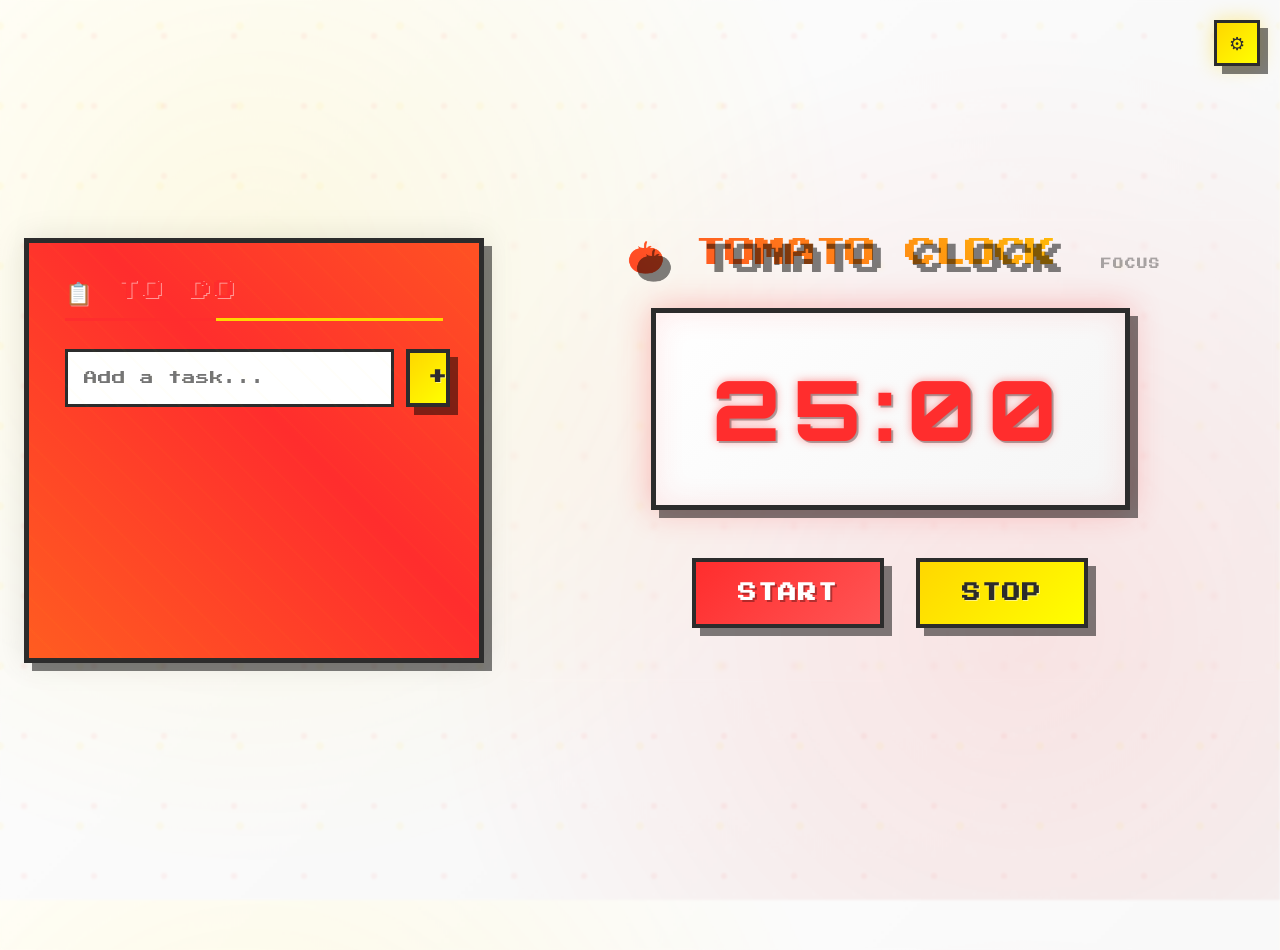
<file: index.html>
<!DOCTYPE html>
<html lang="en">
<head>
    <meta charset="UTF-8">
    <meta name="viewport" content="width=device-width, initial-scale=1.0">
    <title>🍅 TOMATO CLOCK🍅 - Pixel Pomodoro Timer</title>
    <style>
        @import url('https://fonts.googleapis.com/css2?family=Press+Start+2P&display=swap');
        @import url('https://fonts.googleapis.com/css2?family=Orbitron:wght@400;700;900&display=swap');
        
        * {
            margin: 0;
            padding: 0;
            box-sizing: border-box;
        }

        :root {
            --primary-red: #FF2D2D;
            --secondary-red: #CC0000;
            --bright-red: #FF5555;
            --primary-yellow: #FFD700;
            --secondary-yellow: #FFA500;
            --bright-yellow: #FFFF00;
            --pure-white: #FFFFFF;
            --light-gray: #F5F5F5;
            --dark-gray: #2C2C2C;
            --pixel-shadow: 6px 6px 0px rgba(0,0,0,0.4);
            --pixel-shadow-small: 3px 3px 0px rgba(0,0,0,0.3);
            --pixel-shadow-large: 8px 8px 0px rgba(0,0,0,0.5);
            --glow-red: 0 0 20px rgba(255, 45, 45, 0.6);
            --glow-yellow: 0 0 20px rgba(255, 215, 0, 0.6);
            --glow-white: 0 0 15px rgba(255, 255, 255, 0.8);
        }

        body {
            font-family: 'Press Start 2P', cursive;
            min-height: 100vh;
            background: 
                radial-gradient(circle at 20% 30%, rgba(255, 215, 0, 0.1) 0%, transparent 50%),
                radial-gradient(circle at 80% 70%, rgba(255, 45, 45, 0.1) 0%, transparent 50%),
                linear-gradient(135deg, var(--pure-white) 0%, var(--light-gray) 100%);
            color: var(--dark-gray);
            overflow-x: hidden;
            transition: all 0.8s cubic-bezier(0.4, 0, 0.2, 1);
            position: relative;
        }

        body::before {
            content: '';
            position: fixed;
            top: 0;
            left: 0;
            right: 0;
            bottom: 0;
            background: 
                repeating-linear-gradient(
                    0deg,
                    transparent,
                    transparent 98px,
                    rgba(255, 255, 255, 0.03) 100px
                ),
                repeating-linear-gradient(
                    90deg,
                    transparent,
                    transparent 98px,
                    rgba(255, 255, 255, 0.03) 100px
                );
            pointer-events: none;
            z-index: 1;
        }

        body.work-mode {
            background: 
                radial-gradient(circle at 30% 40%, rgba(255, 85, 85, 0.3) 0%, transparent 50%),
                radial-gradient(circle at 70% 60%, rgba(204, 0, 0, 0.2) 0%, transparent 50%),
                linear-gradient(135deg, var(--primary-red) 0%, var(--secondary-red) 100%);
            color: var(--pure-white);
            box-shadow: inset 0 0 100px rgba(255, 45, 45, 0.1);
        }

        body.short-break-mode {
            background: 
                radial-gradient(circle at 40% 30%, rgba(255, 255, 0, 0.3) 0%, transparent 50%),
                radial-gradient(circle at 60% 70%, rgba(255, 165, 0, 0.2) 0%, transparent 50%),
                linear-gradient(135deg, var(--primary-yellow) 0%, var(--secondary-yellow) 100%);
            color: var(--dark-gray);
            box-shadow: inset 0 0 100px rgba(255, 215, 0, 0.1);
        }

        body.long-break-mode {
            background: 
                radial-gradient(circle at 50% 20%, rgba(255, 255, 0, 0.4) 0%, transparent 60%),
                radial-gradient(circle at 30% 80%, rgba(255, 165, 0, 0.3) 0%, transparent 50%),
                linear-gradient(135deg, var(--secondary-yellow) 0%, var(--bright-yellow) 50%, var(--primary-yellow) 100%);
            color: var(--dark-gray);
            box-shadow: inset 0 0 120px rgba(255, 215, 0, 0.15);
        }

        /* Pixel Decoration */
        .pixel-bg {
            position: fixed;
            top: 0;
            left: 0;
            width: 100%;
            height: 100%;
            background-image: 
                radial-gradient(circle at 15% 15%, rgba(255,255,255,0.08) 3px, transparent 3px),
                radial-gradient(circle at 85% 85%, rgba(255,255,255,0.08) 2px, transparent 2px),
                radial-gradient(circle at 50% 20%, rgba(255,215,0,0.05) 4px, transparent 4px),
                radial-gradient(circle at 20% 80%, rgba(255,45,45,0.05) 3px, transparent 3px);
            background-size: 60px 60px, 40px 40px, 80px 80px, 70px 70px;
            background-position: 0 0, 20px 20px, 40px 10px, 10px 50px;
            pointer-events: none;
            z-index: 2;
            animation: pixelFloat 20s linear infinite;
        }

        @keyframes pixelFloat {
            0% { transform: translate(0, 0); }
            25% { transform: translate(-10px, -5px); }
            50% { transform: translate(0, -10px); }
            75% { transform: translate(10px, -5px); }
            100% { transform: translate(0, 0); }
        }

        .container {
            display: grid;
            grid-template-columns: minmax(420px, 560px) minmax(0, 1fr);
            align-items: stretch;
            align-content: center;
            gap: 64px;
            max-width: 1680px;
            margin: 0 auto;
            padding: 48px 40px;
            min-height: 100vh;
            position: relative;
            z-index: 10;
        }

        .container::before {
            content: '';
            position: absolute;
            top: -50px;
            left: -50px;
            right: -50px;
            bottom: -50px;
            background: rgba(255, 255, 255, 0.02);
            backdrop-filter: blur(1px);
            border-radius: 20px;
            z-index: -1;
        }

        /* Main Timer Area */
        .main-timer {
            display: flex;
            flex-direction: column;
            align-items: center;
            justify-content: flex-start;
            margin-bottom: 0;
            position: relative;
        }

        .main-timer::before {
            content: '';
            position: absolute;
            top: -20px;
            left: -20px;
            right: -20px;
            bottom: -20px;
            background: rgba(255, 255, 255, 0.03);
            backdrop-filter: blur(2px);
            border-radius: 30px;
            z-index: -1;
        }

        .app-title {
            font-size: 2.2rem;
            margin-bottom: 32px;
            padding: 0 72px;
            text-shadow: var(--pixel-shadow-large);
            animation: float 3s ease-in-out infinite, glow 2s ease-in-out infinite alternate;
            background: linear-gradient(45deg, var(--primary-red), var(--primary-yellow), var(--primary-red));
            background-size: 200% 200%;
            -webkit-background-clip: text;
            -webkit-text-fill-color: transparent;
            background-clip: text;
            position: relative;
        }

        .work-mode .app-title {
            background: linear-gradient(45deg, var(--pure-white), var(--bright-yellow), var(--pure-white));
            background-size: 200% 200%;
            -webkit-background-clip: text;
            -webkit-text-fill-color: transparent;
            background-clip: text;
            filter: drop-shadow(0 0 10px rgba(255, 255, 255, 0.8));
        }

        @keyframes float {
            0%, 100% { transform: translateY(0px) rotate(0deg); }
            25% { transform: translateY(-8px) rotate(1deg); }
            50% { transform: translateY(-15px) rotate(0deg); }
            75% { transform: translateY(-8px) rotate(-1deg); }
        }

        @keyframes glow {
            0% { filter: drop-shadow(0 0 10px rgba(255, 45, 45, 0.3)); }
            100% { filter: drop-shadow(0 0 20px rgba(255, 215, 0, 0.6)); }
        }

                .mode-label-demo {
            font-family: 'Press Start 2P', cursive;
            font-size: 0.65rem;
            text-transform: uppercase;
            letter-spacing: 2px;
            opacity: 0.65;
            vertical-align: middle;
            margin-left: 8px;
        }

        .current-task-display {
            display: none;
            max-width: 760px;
            margin: 0 20px 44px;
            padding: 18px 36px;
            border: 4px solid rgba(255,255,255,0.3);
            background: var(--primary-red);
            box-shadow: var(--pixel-shadow);
            color: var(--pure-white);
            font-size: 1rem;
            letter-spacing: 1px;
            text-align: center;
            line-height: 1.7;
            word-break: break-word;
        }

        .current-task-display.is-visible {
            display: block;
        }

        .work-mode         .mode-label-demo {
            font-family: 'Press Start 2P', cursive;
            font-size: 0.65rem;
            text-transform: uppercase;
            letter-spacing: 2px;
            opacity: 0.65;
            vertical-align: middle;
            margin-left: 8px;
        }



        .timer-wrapper {
            position: relative;
            margin-bottom: 48px;
        }

        .timer-display {
            font-family: 'Orbitron', 'Press Start 2P', monospace;
            font-size: 6.6rem;
            font-weight: 900;
            background: linear-gradient(135deg, var(--pure-white) 0%, var(--light-gray) 100%);
            color: var(--primary-red);
            padding: 56px 84px;
            border-radius: 0;
            box-shadow: 
                var(--pixel-shadow-large),
                inset 0 0 30px rgba(255, 45, 45, 0.1),
                0 0 30px rgba(255, 45, 45, 0.3);
            text-shadow: 
                2px 2px 0px rgba(0,0,0,0.3),
                0 0 10px rgba(255, 45, 45, 0.5);
            letter-spacing: 16px;
            border: 5px solid var(--dark-gray);
            position: relative;
            overflow: hidden;
            animation: timerGlow 3s ease-in-out infinite alternate;
            transition: opacity 0.3s, box-shadow 0.3s, background 0.3s;
        }

        .timer-display.is-running {
            box-shadow: 
                var(--pixel-shadow-large),
                inset 0 0 30px rgba(255, 45, 45, 0.15),
                0 0 40px rgba(255, 45, 45, 0.4),
                0 0 80px rgba(255, 45, 45, 0.15) !important;
        }

        .work-mode .timer-display.is-running {
            box-shadow: 
                var(--pixel-shadow-large),
                inset 0 0 30px rgba(255, 215, 0, 0.15),
                0 0 50px rgba(255, 215, 0, 0.5),
                0 0 100px rgba(255, 215, 0, 0.2) !important;
        }

        .short-break-mode .timer-display.is-running,
        .long-break-mode .timer-display.is-running {
            box-shadow: 
                var(--pixel-shadow-large),
                inset 0 0 30px rgba(255, 215, 0, 0.15),
                0 0 50px rgba(255, 215, 0, 0.55),
                0 0 100px rgba(255, 215, 0, 0.2) !important;
        }
        }

        .timer-display::before {
            content: '';
            position: absolute;
            top: 0;
            left: 0;
            right: 0;
            bottom: 0;
            background: 
                repeating-linear-gradient(
                    45deg,
                    transparent,
                    transparent 10px,
                    rgba(255, 255, 255, 0.05) 10px,
                    rgba(255, 255, 255, 0.05) 20px
                );
            pointer-events: none;
        }

        .timer-display::after {
            content: '';
            position: absolute;
            top: -2px;
            left: -2px;
            right: -2px;
            bottom: -2px;
            background: linear-gradient(45deg, var(--primary-red), var(--primary-yellow), var(--primary-red));
            background-size: 400% 400%;
            z-index: -1;
            animation: borderFlow 4s ease-in-out infinite;
        }

        @keyframes timerGlow {
            0% { 
                box-shadow: 
                    var(--pixel-shadow-large),
                    inset 0 0 30px rgba(255, 45, 45, 0.1),
                    0 0 30px rgba(255, 45, 45, 0.3);
            }
            100% { 
                box-shadow: 
                    var(--pixel-shadow-large),
                    inset 0 0 40px rgba(255, 45, 45, 0.2),
                    0 0 50px rgba(255, 45, 45, 0.5);
            }
        }

        @keyframes borderFlow {
            0% { background-position: 0% 50%; }
            50% { background-position: 100% 50%; }
            100% { background-position: 0% 50%; }
        }

        .work-mode .timer-display {
            background: linear-gradient(135deg, var(--primary-yellow) 0%, var(--bright-yellow) 100%);
            color: var(--dark-gray);
            border-color: var(--pure-white);
            box-shadow: 
                var(--pixel-shadow-large),
                inset 0 0 30px rgba(255, 215, 0, 0.1),
                0 0 40px rgba(255, 215, 0, 0.4);
            text-shadow: 
                2px 2px 0px rgba(0,0,0,0.3),
                0 0 10px rgba(255, 215, 0, 0.6);
        }

        .work-mode .timer-display::after {
            background: linear-gradient(45deg, var(--pure-white), var(--bright-yellow), var(--pure-white));
            background-size: 400% 400%;
        }

        .short-break-mode .timer-display,
        .long-break-mode .timer-display {
            background: linear-gradient(135deg, var(--pure-white) 0%, var(--light-gray) 50%, var(--pure-white) 100%);
            color: var(--primary-red);
            border-color: var(--dark-gray);
            box-shadow: 
                var(--pixel-shadow-large),
                inset 0 0 30px rgba(255, 215, 0, 0.1),
                0 0 40px rgba(255, 215, 0, 0.4);
            text-shadow: 
                2px 2px 0px rgba(0,0,0,0.3),
                0 0 10px rgba(255, 45, 45, 0.5);
        }

        .short-break-mode .timer-display::after,
        .long-break-mode .timer-display::after {
            background: linear-gradient(45deg, var(--primary-yellow), var(--primary-red), var(--primary-yellow));
            background-size: 400% 400%;
        }

        /* Controls */
        .today-stats-demo {
            font-family: 'Press Start 2P', cursive;
            font-size: 0.55rem;
            text-align: center;
            opacity: 0.5;
            margin-top: 20px;
            padding-top: 14px;
            border-top: 1px solid rgba(128,128,128,0.15);
        }

        .controls {
            display: flex;
            gap: 32px;
            flex-wrap: wrap;
            justify-content: center;
        }

        .pixel-btn {
            font-family: 'Press Start 2P', cursive;
            font-size: 1.15rem;
            font-weight: bold;
            padding: 22px 42px;
            border: none;
            border-radius: 0;
            cursor: pointer;
            text-transform: uppercase;
            letter-spacing: 2px;
            transition: all 0.3s cubic-bezier(0.4, 0, 0.2, 1);
            box-shadow: var(--pixel-shadow-large);
            position: relative;
            border: 4px solid var(--dark-gray);
            overflow: hidden;
            z-index: 1;
        }

        .pixel-btn::before {
            content: '';
            position: absolute;
            top: 0;
            left: -100%;
            width: 100%;
            height: 100%;
            background: linear-gradient(90deg, transparent, rgba(255,255,255,0.3), transparent);
            transition: left 0.5s ease;
            z-index: -1;
        }

        .pixel-btn:hover::before {
            left: 100%;
        }

        .pixel-btn:hover {
            transform: translate(3px, 3px) scale(1.05);
            box-shadow: 3px 3px 0px rgba(0,0,0,0.4);
        }

        .pixel-btn:active {
            transform: translate(6px, 6px) scale(0.98);
            box-shadow: 1px 1px 0px rgba(0,0,0,0.3);
        }

        .btn-primary {
            background: linear-gradient(135deg, var(--primary-red), var(--bright-red));
            color: var(--pure-white);
            text-shadow: 2px 2px 0px rgba(0,0,0,0.3);
            animation: primaryGlow 2s ease-in-out infinite alternate;
        }

        @keyframes primaryGlow {
            0% { 
                box-shadow: 
                    var(--pixel-shadow-large),
                    0 0 20px rgba(255, 45, 45, 0.3);
            }
            100% { 
                box-shadow: 
                    var(--pixel-shadow-large),
                    0 0 30px rgba(255, 45, 45, 0.5);
            }
        }

        .btn-secondary {
            background: linear-gradient(135deg, var(--primary-yellow), var(--bright-yellow));
            color: var(--dark-gray);
            text-shadow: 1px 1px 0px rgba(255,255,255,0.5);
            animation: secondaryGlow 2s ease-in-out infinite alternate;
        }

        @keyframes secondaryGlow {
            0% { 
                box-shadow: 
                    var(--pixel-shadow-large),
                    0 0 15px rgba(255, 215, 0, 0.3);
            }
            100% { 
                box-shadow: 
                    var(--pixel-shadow-large),
                    0 0 25px rgba(255, 215, 0, 0.5);
            }
        }

        .btn-tertiary {
            background: linear-gradient(135deg, var(--pure-white), var(--light-gray));
            color: var(--dark-gray);
            text-shadow: 1px 1px 0px rgba(255,255,255,0.8);
            animation: tertiaryGlow 2s ease-in-out infinite alternate;
        }

        @keyframes tertiaryGlow {
            0% { 
                box-shadow: 
                    var(--pixel-shadow-large),
                    0 0 10px rgba(255, 255, 255, 0.3);
            }
            100% { 
                box-shadow: 
                    var(--pixel-shadow-large),
                    0 0 20px rgba(255, 255, 255, 0.5);
            }
        }

        .work-mode .btn-primary {
            background: linear-gradient(135deg, var(--primary-yellow), var(--bright-yellow));
            color: var(--dark-gray);
            text-shadow: 1px 1px 0px rgba(255,255,255,0.5);
        }

        .work-mode .btn-secondary {
            background: linear-gradient(135deg, var(--pure-white), var(--light-gray));
            color: var(--primary-red);
            text-shadow: 1px 1px 0px rgba(255,255,255,0.8);
        }

        .work-mode .btn-tertiary {
            background: linear-gradient(135deg, var(--light-gray), var(--pure-white));
            color: var(--dark-gray);
            border-color: var(--pure-white);
        }

        /* Settings Button */
        .settings-trigger {
            position: fixed;
            top: 20px;
            right: 20px;
            width: 46px;
            height: 46px;
            background: linear-gradient(135deg, var(--primary-yellow), var(--bright-yellow));
            border: 3px solid var(--dark-gray);
            cursor: pointer;
            display: flex;
            align-items: center;
            justify-content: center;
            font-size: 1.15rem;
            box-shadow: 
                var(--pixel-shadow-large),
                0 0 20px rgba(255, 215, 0, 0.4);
            transition: all 0.4s cubic-bezier(0.4, 0, 0.2, 1);
            z-index: 1000;
            animation: settingsPulse 3s ease-in-out infinite;
            overflow: hidden;
        }

        .settings-trigger::before {
            content: '';
            position: absolute;
            top: 0;
            left: 0;
            right: 0;
            bottom: 0;
            background: radial-gradient(circle, rgba(255,255,255,0.3) 0%, transparent 70%);
            opacity: 0;
            transition: opacity 0.3s ease;
        }

        .settings-trigger:hover::before {
            opacity: 1;
        }

        .settings-trigger:hover {
            transform: rotate(180deg) scale(1.1);
            box-shadow: 
                var(--pixel-shadow-large),
                0 0 30px rgba(255, 215, 0, 0.6);
        }

        @keyframes settingsPulse {
            0%, 100% { 
                box-shadow: 
                    var(--pixel-shadow-large),
                    0 0 20px rgba(255, 215, 0, 0.4);
            }
            50% { 
                box-shadow: 
                    var(--pixel-shadow-large),
                    0 0 35px rgba(255, 215, 0, 0.6);
            }
        }

        .work-mode .settings-trigger {
            background: linear-gradient(135deg, var(--pure-white), var(--light-gray));
            color: var(--primary-red);
            border-color: var(--pure-white);
            box-shadow: 
                var(--pixel-shadow-large),
                0 0 20px rgba(255, 255, 255, 0.6);
        }

        .work-mode .settings-trigger:hover {
            box-shadow: 
                var(--pixel-shadow-large),
                0 0 40px rgba(255, 255, 255, 0.8);
        }

        /* Task Area */
        .task-section {
            width: 100%;
            max-width: none;
            display: flex;
            flex-direction: column;
            background: 
                linear-gradient(135deg, rgba(255,255,255,0.95) 0%, rgba(248,248,248,0.95) 100%);
            backdrop-filter: blur(20px);
            border: 5px solid var(--dark-gray);
            box-shadow: 
                var(--pixel-shadow-large),
                0 0 30px rgba(0,0,0,0.1),
                inset 0 0 30px rgba(255,255,255,0.1);
            padding: 36px;
            color: var(--dark-gray);
            position: relative;
            overflow: hidden;
            min-height: 0;
        }

        #taskList {
            flex: 1;
            min-height: 0;
            overflow-y: auto;
        }

        .task-section::before {
            content: '';
            position: absolute;
            top: 0;
            left: 0;
            right: 0;
            bottom: 0;
            background: repeating-linear-gradient(
                45deg,
                transparent 0px,
                transparent 20px,
                rgba(255,215,0,0.02) 20px,
                rgba(255,215,0,0.02) 22px
            );
            pointer-events: none;
        }

        .task-section::after {
            content: '';
            position: absolute;
            top: -2px;
            left: -2px;
            right: -2px;
            bottom: -2px;
            background: linear-gradient(45deg, var(--primary-yellow), var(--primary-red), var(--primary-yellow));
            background-size: 400% 400%;
            z-index: -1;
            animation: taskBorder 6s ease-in-out infinite;
        }

        @keyframes taskBorder {
            0%, 100% { background-position: 0% 50%; }
            50% { background-position: 100% 50%; }
        }

        .work-mode .task-section {
            background: 
                linear-gradient(135deg, rgba(255,255,255,0.98) 0%, rgba(255,255,255,0.95) 100%);
            border-color: var(--pure-white);
            box-shadow: 
                var(--pixel-shadow-large),
                0 0 40px rgba(255,255,255,0.3),
                inset 0 0 30px rgba(255,215,0,0.1);
        }

        .work-mode .task-section::after {
            background: linear-gradient(45deg, var(--pure-white), var(--bright-yellow), var(--pure-white));
            background-size: 400% 400%;
        }

        .section-header {
            font-size: 1.35rem;
            margin-bottom: 28px;
            color: var(--primary-red);
            text-transform: uppercase;
            letter-spacing: 2px;
            border-bottom: 3px solid var(--primary-yellow);
            padding-bottom: 12px;
            position: relative;
            text-shadow: 1px 1px 0px rgba(255,255,255,0.5);
            animation: headerGlow 2s ease-in-out infinite alternate;
        }

        .section-header::after {
            content: '';
            position: absolute;
            bottom: -3px;
            left: 0;
            width: 40%;
            height: 3px;
            background: var(--primary-red);
            animation: headerUnderline 3s ease-in-out infinite;
        }

        @keyframes headerGlow {
            0% { text-shadow: 1px 1px 0px rgba(255,255,255,0.5); }
            100% { text-shadow: 2px 2px 4px rgba(255,45,45,0.3); }
        }

        @keyframes headerUnderline {
            0%, 100% { width: 40%; }
            50% { width: 80%; }
        }

        /* Task List */
        .task-input-group {
            display: flex;
            gap: 12px;
            margin-bottom: 24px;
        }

        .pixel-input {
            font-family: 'Press Start 2P', cursive;
            flex: 1;
            padding: 16px;
            border: 3px solid var(--dark-gray);
            background: var(--pure-white);
            font-size: 0.85rem;
            color: var(--dark-gray);
        }

        .pixel-input:focus {
            outline: none;
            border-color: var(--primary-red);
            box-shadow: 0 0 0 2px var(--primary-yellow);
        }

        .task-item {
            background: var(--light-gray);
            border: 2px solid var(--dark-gray);
            padding: 18px;
            margin-bottom: 14px;
            display: flex;
            justify-content: space-between;
            align-items: center;
            transition: all 0.3s ease;
            cursor: pointer;
        }

        .task-item.current {
            background: var(--primary-yellow);
            border-color: var(--primary-red);
            box-shadow: var(--pixel-shadow-small);
        }

        .task-item.completed {
            opacity: 0.55;
            cursor: default;
        }

        .task-item.completed .task-text {
            text-decoration: line-through;
        }

        .task-text {
            font-size: 0.85rem;
            flex: 1;
            text-align: left;
        }

        .task-actions {
            display: flex;
            gap: 8px;
        }

        .mini-btn {
            width: 36px;
            height: 36px;
            border: 2px solid var(--dark-gray);
            background: var(--pure-white);
            cursor: pointer;
            display: flex;
            align-items: center;
            justify-content: center;
            font-size: 0.8rem;
            transition: all 0.2s ease;
        }

        .mini-btn:hover {
            background: var(--primary-yellow);
        }

        .app-toast {
            position: fixed;
            top: 28px;
            left: 50%;
            transform: translateX(-50%);
            display: none;
            align-items: center;
            gap: 16px;
            z-index: 2000;
            background: var(--primary-yellow);
            color: var(--dark-gray);
            border: 4px solid var(--dark-gray);
            box-shadow: var(--pixel-shadow-large);
            padding: 16px 18px 16px 24px;
            font-size: 0.75rem;
            letter-spacing: 1px;
            text-transform: uppercase;
            line-height: 1.6;
            max-width: calc(100vw - 40px);
        }

        .app-toast.is-visible {
            display: flex;
            animation: toastIn 0.2s ease-out;
        }

        @keyframes toastIn {
            from {
                opacity: 0;
                transform: translateX(-50%) translateY(-12px);
            }
            to {
                opacity: 1;
                transform: translateX(-50%) translateY(0);
            }
        }

        .work-mode .app-toast {
            background: var(--pure-white);
            border-color: var(--pure-white);
            color: var(--primary-red);
        }

        /* Settings Modal */
        .settings-modal {
            position: fixed;
            top: 0;
            left: 0;
            width: 100%;
            height: 100%;
            background: rgba(0,0,0,0.8);
            display: none;
            align-items: center;
            justify-content: center;
            z-index: 1000;
        }

        .settings-panel {
            background: var(--pure-white);
            border: 4px solid var(--dark-gray);
            box-shadow: 8px 8px 0px rgba(0,0,0,0.4);
            padding: 40px;
            width: 90%;
            max-width: 600px;
            color: var(--dark-gray);
        }

        .setting-row {
            display: flex;
            justify-content: space-between;
            align-items: center;
            margin-bottom: 20px;
            padding-bottom: 15px;
            border-bottom: 1px solid var(--light-gray);
        }

        .setting-label {
            font-size: 0.8rem;
            text-transform: uppercase;
        }

        .setting-control {
            display: flex;
            align-items: center;
            gap: 10px;
        }

        .number-input {
            width: 80px;
            padding: 8px;
            border: 2px solid var(--dark-gray);
            background: var(--light-gray);
            font-family: 'Press Start 2P', cursive;
            font-size: 0.7rem;
            text-align: center;
        }

        .checkbox-pixel {
            width: 20px;
            height: 20px;
            border: 2px solid var(--dark-gray);
            background: var(--pure-white);
            position: relative;
            cursor: pointer;
        }

        .checkbox-pixel.checked {
            background: var(--primary-red);
        }

        .checkbox-pixel.checked::after {
            content: '✓';
            position: absolute;
            top: 50%;
            left: 50%;
            transform: translate(-50%, -50%);
            color: var(--pure-white);
            font-size: 0.8rem;
        }

        /* Responsive Design */
        @media (max-width: 1280px) {
            .container {
                grid-template-columns: minmax(360px, 460px) minmax(0, 1fr);
                gap: 40px;
                padding: 36px 24px;
            }

            .timer-display {
                font-size: 5.2rem;
                padding: 44px 56px;
                letter-spacing: 12px;
            }

            .app-title {
                font-size: 1.9rem;
                padding: 0 64px;
            }
        }

        @media (max-width: 860px) {
            .container {
                grid-template-columns: 1fr;
                gap: 28px;
                max-width: 720px;
            }

            .task-section {
                order: 2;
            }

            .main-timer {
                order: 1;
                min-height: auto;
            }
        }

        @media (max-width: 768px) {
            .app-title {
                font-size: 1.6rem;
                margin-bottom: 22px;
                padding: 0 56px;
            }

                    .mode-label-demo {
            font-family: 'Press Start 2P', cursive;
            font-size: 0.65rem;
            text-transform: uppercase;
            letter-spacing: 2px;
            opacity: 0.65;
            vertical-align: middle;
            margin-left: 8px;
        }

        .current-task-display {
                font-size: 0.65rem;
                padding: 12px 18px;
                margin-bottom: 28px;
            }

            .timer-display {
                font-size: 3.6rem;
                padding: 32px 28px;
                letter-spacing: 8px;
            }

            .today-stats-demo {
            font-family: 'Press Start 2P', cursive;
            font-size: 0.55rem;
            text-align: center;
            opacity: 0.5;
            margin-top: 20px;
            padding-top: 14px;
            border-top: 1px solid rgba(128,128,128,0.15);
        }

        .controls {
                gap: 20px;
            }

            .pixel-btn {
                font-size: 0.9rem;
                padding: 15px 28px;
            }

            .container {
                padding: 20px;
            }
        }

        @media (max-width: 480px) {
            .app-title {
                font-size: 1.4rem;
                margin-bottom: 25px;
                padding: 0 52px;
            }

            .timer-display {
                font-size: 3.5rem;
                padding: 30px 40px;
                letter-spacing: 6px;
            }

            .pixel-btn {
                font-size: 0.8rem;
                padding: 12px 20px;
                letter-spacing: 1px;
            }

            .today-stats-demo {
            font-family: 'Press Start 2P', cursive;
            font-size: 0.55rem;
            text-align: center;
            opacity: 0.5;
            margin-top: 20px;
            padding-top: 14px;
            border-top: 1px solid rgba(128,128,128,0.15);
        }

        .controls {
                gap: 15px;
            }

            .stats-grid {
                grid-template-columns: 1fr;
                gap: 12px;
            }

            .stat-card {
                padding: 15px;
            }

            .stat-number {
                font-size: 1.5rem;
            }

            .container {
                padding: 15px;
                gap: 25px;
            }

            .settings-trigger {
                width: 40px;
                height: 40px;
                font-size: 1rem;
                top: 14px;
                right: 14px;
            }
        }

        @media (max-width: 360px) {
            .timer-display {
                font-size: 2.8rem;
                padding: 25px 30px;
                letter-spacing: 4px;
            }

            .pixel-btn {
                font-size: 0.7rem;
                padding: 10px 15px;
            }

            .app-title {
                font-size: 1.4rem;
            }
        }

        /* Animations */
        @keyframes pulse {
            0% { transform: scale(1); }
            50% { transform: scale(1.05); }
            100% { transform: scale(1); }
        }

        .timer-complete {
            animation: 
                pulse 0.5s ease-in-out 3,
                completionGlow 2s ease-in-out;
        }

        @keyframes completionGlow {
            0% { 
                box-shadow: 
                    var(--pixel-shadow-large),
                    0 0 30px currentColor;
            }
            50% { 
                box-shadow: 
                    var(--pixel-shadow-large),
                    0 0 60px currentColor,
                    0 0 100px rgba(255, 215, 0, 0.5);
            }
            100% { 
                box-shadow: 
                    var(--pixel-shadow-large),
                    0 0 30px currentColor;
            }
        }

        /* Sparkle Effect */
        @keyframes sparkle {
            0%, 100% { opacity: 0; transform: scale(0); }
            50% { opacity: 1; transform: scale(1); }
        }

        .sparkle {
            position: absolute;
            width: 6px;
            height: 6px;
            background: var(--bright-yellow);
            animation: sparkle 1s ease-in-out infinite;
        }

        .sparkle:nth-child(1) { top: 20%; left: 20%; animation-delay: 0s; }
        .sparkle:nth-child(2) { top: 20%; right: 20%; animation-delay: 0.2s; }
        .sparkle:nth-child(3) { bottom: 20%; left: 20%; animation-delay: 0.4s; }
        .sparkle:nth-child(4) { bottom: 20%; right: 20%; animation-delay: 0.6s; }
        .sparkle:nth-child(5) { top: 50%; left: 10%; animation-delay: 0.1s; }
        .sparkle:nth-child(6) { top: 50%; right: 10%; animation-delay: 0.3s; }

        @keyframes slideIn {
            from { transform: translateX(100%); opacity: 0; }
            to { transform: translateX(0); opacity: 1; }
        }

        .slide-in {
            animation: slideIn 0.5s ease-out;
        }

        /* Pixel Dots */
        .pixel-decoration {
            position: absolute;
            width: 8px;
            height: 8px;
            background: currentColor;
            opacity: 0.3;
        }
    </style>
</head>
<body>
    <div class="pixel-bg"></div>
    
    <!-- Settings Button -->
    <div class="settings-trigger" onclick="toggleSettings()">⚙</div>

    <div class="app-toast" id="appToast" role="status">
        <span id="appToastText">A task is in progress.</span>
        <button class="mini-btn" type="button" onclick="pomodoro.hideToast()" title="Close">✕</button>
    </div>

    <div class="container">
        <!-- Task Area -->
        <div class="task-section">
            <div class="section-header">📋 TO DO</div>
            <div class="task-input-group">
                <input type="text" class="pixel-input" id="taskInput" placeholder="Add a task...">
                <button class="pixel-btn btn-secondary" id="addTaskBtn" style="padding: 16px 18px;">+</button>
            </div>
            <div id="taskList"></div>
        </div>

        <!-- Main Timer Area -->
        <div class="main-timer">
            <h1 class="app-title">🍅 TOMATO CLOCK <span class="mode-label-demo" id="modeLabel">FOCUS</span></h1>
            <div class="current-task-display" id="currentTaskDisplay"></div>
            
            <div class="timer-wrapper">
                <div class="timer-display" id="timerDisplay">25:00</div>
            </div>

            <div class="controls">
                <button class="pixel-btn btn-primary" id="startPauseBtn" onclick="toggleTimer()">START</button>
                <button class="pixel-btn btn-secondary" onclick="resetTimer()">STOP</button>
                
            </div>
            <div class="today-stats-demo" id="todayStats"></div>
        </div>
    </div>

    <!-- Settings Modal -->
    <div class="settings-modal" id="settingsModal">
        <div class="settings-panel">
            <h2 class="section-header" style="border: none; text-align: center; margin-bottom: 30px;">⚙️ SETTINGS</h2>
            
            <div class="setting-row">
                <span class="setting-label">Work Duration</span>
                <div class="setting-control">
                    <input type="number" class="number-input" id="workDuration" min="1" max="60" value="25">
                    <span>min</span>
                </div>
            </div>

            <div class="setting-row">
                <span class="setting-label">Short Break</span>
                <div class="setting-control">
                    <input type="number" class="number-input" id="shortBreakDuration" min="1" max="30" value="5">
                    <span>min</span>
                </div>
            </div>

            <div class="setting-row">
                <span class="setting-label">Long Break</span>
                <div class="setting-control">
                    <input type="number" class="number-input" id="longBreakDuration" min="1" max="60" value="15">
                    <span>min</span>
                </div>
            </div>

            <div class="setting-row">
                <span class="setting-label">Long Break Interval</span>
                <div class="setting-control">
                    <input type="number" class="number-input" id="longBreakInterval" min="2" max="10" value="4">
                    <span>cycles</span>
                </div>
            </div>

            <div class="setting-row">
                <span class="setting-label">Auto Start</span>
                <div class="setting-control">
                    <div class="checkbox-pixel" id="autoStartCheck" onclick="toggleCheckbox('autoStart')"></div>
                </div>
            </div>

            <div class="setting-row">
                <span class="setting-label">Sound Alerts</span>
                <div class="setting-control">
                    <div class="checkbox-pixel checked" id="soundCheck" onclick="toggleCheckbox('sound')"></div>
                </div>
            </div>

            <div style="display: flex; gap: 15px; margin-top: 30px; justify-content: center;">
                <button class="pixel-btn btn-primary" onclick="saveSettings()">SAVE</button>
                <button class="pixel-btn btn-secondary" onclick="toggleSettings()">CANCEL</button>
            </div>
        </div>
    </div>

    <script>
        // Pomodoro Timer Core Class
        class PixelPomodoro {
            constructor() {
                // Timer State
                this.isRunning = false;
                this.isPaused = false;
                this.currentMode = 'work'; // 'work', 'shortBreak', 'longBreak'
                this.timeLeft = 25 * 60; // seconds
                this.timerId = null;
                
                // Settings Config
                this.config = {
                    workDuration: 25,
                    shortBreakDuration: 5,
                    longBreakDuration: 15,
                    longBreakInterval: 4,
                    autoStart: false,
                    sound: true
                };

                this.completedWorkCount = 0;
                this.autoStartTimeout = null;
                this.toastTimeout = null;
                
                // Task Management
                this.tasks = [];
                this.currentTaskId = null;
                this.quickTaskCycle = 0;
                this.todayStats = { date: '', count: 0, totalMinutes: 0 };
                
                // Initialize
                this.init();
            }

            init() {
                this.loadData();
                this.updateDisplay();
                this.setupKeyboardShortcuts();
                this.renderTasks();
            }



            setupKeyboardShortcuts() {
                document.addEventListener('keydown', (e) => {
                    if (e.target.matches('input, textarea')) return;
                    
                    switch(e.key) {
                        case ' ':
                            e.preventDefault();
                            this.toggleTimer();
                            break;
                        case 'r':
                            if (e.ctrlKey) {
                                e.preventDefault();
                                this.resetTimer();
                            }
                            break;
                    }
                });
            }

            // Timer Controls
            toggleTimer() {
                if (this.isRunning) {
                    this.pauseTimer();
                    return;
                }
                if (!this.getCurrentTask()) {
                    this.quickCreateTask();
                }
                this.startTimer();
            }

            startTimer() {
                this.isRunning = true;
                this.isPaused = false;
                clearInterval(this.timerId);
                clearTimeout(this.autoStartTimeout);
                this._updateTimerRunningClass(true);
                
                this.timerId = setInterval(() => {
                    this.timeLeft--;
                    this.updateDisplay();
                    this.updatePageTitle();
                    
                    if (this.timeLeft <= 0) {
                        this.completeTimer();
                    }
                }, 1000);
                
                document.getElementById('startPauseBtn').textContent = 'PAUSE';
                this.updatePageTitle();
            }

            pauseTimer() {
                this.isRunning = false;
                this.isPaused = true;
                clearInterval(this.timerId);
                clearTimeout(this.autoStartTimeout);
                this._updateTimerRunningClass(false);
                document.getElementById('startPauseBtn').textContent = 'START';
                document.title = '\u23f8\ufe0f TOMATO CLOCK\ud83c\udf45 - PAUSED';
            }

            updateModeLabel() {
                const modeNames = { work: 'FOCUS', shortBreak: 'SHORT BREAK', longBreak: 'LONG BREAK' };
                const el = document.getElementById('modeLabel');
                if (el) el.textContent = modeNames[this.currentMode] || this.currentMode.toUpperCase();
            }

            updateStats() {
                const el = document.getElementById('todayStats');
                if (el) el.textContent = 'Today: ' + this.todayStats.count + ' \ud83c\udf45 \u00b7 ' + this.todayStats.totalMinutes + ' min';
            }

            _updateTimerRunningClass(running) {
                const timer = document.getElementById('timerDisplay');
                if (timer) {
                    if (running) timer.classList.add('is-running');
                    else timer.classList.remove('is-running');
                }
            }

            resetTimer() {
                this.isRunning = false;
                this.isPaused = false;
                clearInterval(this.timerId);
                clearTimeout(this.autoStartTimeout);
                
                this.timeLeft = this.getCurrentDuration() * 60;
                this.updateDisplay();
                this._updateTimerRunningClass(false);
                
                document.getElementById('startPauseBtn').textContent = 'START';
                document.title = '\ud83c\udf45 TOMATO CLOCK\ud83c\udf45 - \u50cf\u7d20\u756a\u8304\u65f6\u949f';
            }


            completeTimer() {
                const finishedMode = this.currentMode;

                this.isRunning = false;
                this.isPaused = false;
                clearInterval(this.timerId);
                clearTimeout(this.autoStartTimeout);
                this._updateTimerRunningClass(false);
                
                this.playAlert();
                this.showNotification();
                this.showVisualFeedback();

                if (finishedMode === 'work') {
                    this.completedWorkCount += 1;
                    this.todayStats.count += 1;
                    this.todayStats.totalMinutes += this.config.workDuration;
                    this.completeCurrentTask();
                }
                
                this.switchMode();
                
                if (this.config.autoStart) {
                    this.autoStartTimeout = setTimeout(() => {
                        if (!this.isRunning) {
                            this.startTimer();
                        }
                    }, 3000);
                }
                
                this.saveData();
            }

            switchMode() {
                if (this.currentMode === 'work') {
                    const interval = this.config.longBreakInterval || 4;
                    this.currentMode = (this.completedWorkCount > 0 && this.completedWorkCount % interval === 0)
                        ? 'longBreak'
                        : 'shortBreak';
                } else {
                    this.currentMode = 'work';
                }
                
                this.timeLeft = this.getCurrentDuration() * 60;
                this.updateDisplay();
                this.updateBodyMode();
                this.updateModeLabel();
                this.updateStats();
                this.updatePageTitle();
                document.getElementById('startPauseBtn').textContent = 'START';
            }

            getCurrentDuration() {
                switch(this.currentMode) {
                    case 'work': return this.config.workDuration;
                    case 'shortBreak': return this.config.shortBreakDuration;
                    case 'longBreak': return this.config.longBreakDuration;
                    default: return this.config.workDuration;
                }
            }

            // Display Update
            updateDisplay() {
                const minutes = Math.floor(this.timeLeft / 60);
                const seconds = this.timeLeft % 60;
                const timeString = `${minutes.toString().padStart(2, '0')}:${seconds.toString().padStart(2, '0')}`;
                
                document.getElementById('timerDisplay').textContent = timeString;
            }

            updateBodyMode() {
                document.body.className = `${this.currentMode}-mode`;
            }

            updatePageTitle() {
                const minutes = Math.floor(this.timeLeft / 60);
                const seconds = this.timeLeft % 60;
                const timeString = `${minutes.toString().padStart(2, '0')}:${seconds.toString().padStart(2, '0')}`;
                
                const modeEmojis = {
                    'work': '🍅',
                    'shortBreak': '☕',
                    'longBreak': '🌴'
                };
                
                if (this.isRunning) {
                    document.title = `${modeEmojis[this.currentMode]} ${timeString} - TOMATO CLOCK🍅`;
                } else if (this.isPaused) {
                    document.title = '⏸️ TOMATO CLOCK🍅 - PAUSED';
                } else {
                    document.title = '🍅 TOMATO CLOCK';
                }
            }



            // Notifications
            playAlert() {
                if (!this.config.sound) return;
                
                try {
                    const audioContext = new (window.AudioContext || window.webkitAudioContext)();
                    const oscillator = audioContext.createOscillator();
                    const gainNode = audioContext.createGain();
                    
                    oscillator.connect(gainNode);
                    gainNode.connect(audioContext.destination);
                    
                    oscillator.frequency.setValueAtTime(800, audioContext.currentTime);
                    oscillator.frequency.setValueAtTime(600, audioContext.currentTime + 0.1);
                    oscillator.frequency.setValueAtTime(800, audioContext.currentTime + 0.2);
                    
                    gainNode.gain.setValueAtTime(0.3, audioContext.currentTime);
                    gainNode.gain.exponentialRampToValueAtTime(0.01, audioContext.currentTime + 0.5);
                    
                    oscillator.start(audioContext.currentTime);
                    oscillator.stop(audioContext.currentTime + 0.5);
                } catch (e) {
                    console.log('Audio playback failed:', e);
                }
            }

            showNotification() {
                if (Notification.permission === 'granted') {
                    const messages = {
                        'work': '🍅 Focus session complete! Take a break!',
                        'shortBreak': '☕ Short break over! Back to focus!',
                        'longBreak': '🌴 Long break over! Start a new session!'
                    };
                    
                    new Notification('TOMATO CLOCK🍅', {
                        body: messages[this.currentMode],
                        icon: '🍅',
                        tag: 'pomodoro'
                    });
                }
            }

            showVisualFeedback() {
                const timer = document.getElementById('timerDisplay');
                timer.classList.add('timer-complete');
                setTimeout(() => {
                    timer.classList.remove('timer-complete');
                }, 1500);
            }

            // Task Management
            escapeHtml(text) {
                const div = document.createElement('div');
                div.textContent = text;
                return div.innerHTML;
            }

            getCurrentTask() {
                return this.tasks.find(task => task.id === this.currentTaskId && !task.completed) || null;
            }

            getNextIncompleteTask() {
                return this.tasks.find(task => !task.completed) || null;
            }

            setActiveTask(id) {
                this.tasks.forEach(task => {
                    task.isCurrent = task.id === id && !task.completed;
                });
                const active = this.tasks.find(task => task.isCurrent);
                this.currentTaskId = active ? active.id : null;
            }

            isSessionActive() {
                return this.isRunning || this.isPaused;
            }

            quickCreateTask() {
                const cycle = (this.quickTaskCycle % 5) + 1;
                const name = '🍅'.repeat(cycle);
                this.quickTaskCycle++;
                this.saveData();
                this.addTask(name);
            }

            addTask(text = null) {
                const input = document.getElementById('taskInput');
                const taskText = text || input.value.trim();
                
                if (taskText) {
                    const activate = !this.isSessionActive();
                    const task = {
                        id: Date.now(),
                        text: taskText,
                        completed: false,
                        isCurrent: activate
                    };

                    if (activate) {
                        this.tasks.forEach(item => {
                            item.isCurrent = false;
                        });
                        this.currentTaskId = task.id;
                    }

                    this.tasks.push(task);
                    this.saveData();
                    this.renderTasks();
                    input.value = '';
                }
            }

            removeTask(id) {
                this.tasks = this.tasks.filter(task => task.id !== id);
                if (this.currentTaskId === id) {
                    const next = this.getNextIncompleteTask();
                    this.setActiveTask(next ? next.id : null);
                }
                this.saveData();
                this.renderTasks();
            }

            completeTask(id) {
                const task = this.tasks.find(t => t.id === id);
                if (!task || task.completed) return;
                task.completed = true;
                task.isCurrent = false;
                if (this.currentTaskId === id) {
                    const next = this.getNextIncompleteTask();
                    this.setActiveTask(next ? next.id : null);
                }
                this.saveData();
                this.renderTasks();
                this.updateCurrentTaskDisplay();
            }

            editTask(id) {
                const task = this.tasks.find(t => t.id === id);
                if (!task || task.completed) return;
                const newText = prompt('Edit task', task.text);
                if (newText !== null && newText.trim() !== '') {
                    task.text = newText.trim();
                    this.saveData();
                    this.renderTasks();
                    this.updateCurrentTaskDisplay();
                }
            }

            clearCompletedTasks() {
                this.tasks = this.tasks.filter(t => !t.completed);
                this.saveData();
                this.renderTasks();
            }

            selectTask(id) {
                const task = this.tasks.find(item => item.id === id);
                if (!task || task.completed || task.id === this.currentTaskId) return;

                if (this.isSessionActive()) {
                    this.showToast('A task is in progress.');
                    return;
                }

                this.setActiveTask(id);
                this.saveData();
                this.renderTasks();
            }

            showToast(message) {
                const toast = document.getElementById('appToast');
                const text = document.getElementById('appToastText');
                if (!toast || !text) return;

                text.textContent = message;
                toast.classList.add('is-visible');
                clearTimeout(this.toastTimeout);
                this.toastTimeout = setTimeout(() => this.hideToast(), 3000);
            }

            hideToast() {
                clearTimeout(this.toastTimeout);
                const toast = document.getElementById('appToast');
                if (toast) {
                    toast.classList.remove('is-visible');
                }
            }

            completeCurrentTask() {
                const current = this.getCurrentTask();
                if (!current) return;

                current.completed = true;
                current.isCurrent = false;

                const next = this.getNextIncompleteTask();
                this.setActiveTask(next ? next.id : null);
                this.renderTasks();
            }

            renderTasks() {
                const taskList = document.getElementById('taskList');
                taskList.innerHTML = '';

                const orderedTasks = [
                    ...this.tasks.filter(task => !task.completed),
                    ...this.tasks.filter(task => task.completed)
                ];
                
                orderedTasks.forEach(task => {
                    const taskElement = document.createElement('div');
                    const classes = ['task-item'];
                    if (task.isCurrent && !task.completed) classes.push('current');
                    if (task.completed) classes.push('completed');
                    taskElement.className = classes.join(' ');
                    taskElement.innerHTML = `
                        <span class="task-text">${task.completed ? '✓ ' : ''}${this.escapeHtml(task.text)}</span>
                        <div class="task-actions">
                            <button class="mini-btn" type="button" onclick="event.stopPropagation(); pomodoro.removeTask(${task.id})" title="Delete task">
                                ✕
                            </button>
                        </div>
                    `;
                    taskElement.addEventListener('click', () => this.selectTask(task.id));
                    taskList.appendChild(taskElement);
                });

                this.updateCurrentTaskDisplay();
            }

            updateCurrentTaskDisplay() {
                const display = document.getElementById('currentTaskDisplay');
                const current = this.getCurrentTask();

                if (!current) {
                    display.textContent = '';
                    display.classList.remove('is-visible');
                    return;
                }

                display.textContent = current.text;
                display.classList.add('is-visible');
            }

            // Settings
            loadSettings() {
                Object.keys(this.config).forEach(key => {
                    const element = document.getElementById(key === 'autoStart' ? 'autoStartCheck' : 
                                                         key === 'sound' ? 'soundCheck' : key);
                    if (element) {
                        if (key === 'autoStart' || key === 'sound') {
                            element.className = this.config[key] ? 'checkbox-pixel checked' : 'checkbox-pixel';
                        } else {
                            element.value = this.config[key];
                        }
                    }
                });
            }

            saveSettings() {
                this.config.workDuration = parseInt(document.getElementById('workDuration').value, 10) || 25;
                this.config.shortBreakDuration = parseInt(document.getElementById('shortBreakDuration').value, 10) || 5;
                this.config.longBreakDuration = parseInt(document.getElementById('longBreakDuration').value, 10) || 15;
                this.config.longBreakInterval = parseInt(document.getElementById('longBreakInterval').value, 10) || 4;
                
                this.saveData();
                this.resetTimer();
                toggleSettings();
            }

            // Data Persistence
            saveData() {
                const todayStr = new Date().toDateString();
                if (this.todayStats.date !== todayStr) {
                    this.todayStats = { date: todayStr, count: this.todayStats.count, totalMinutes: this.todayStats.totalMinutes };
                }
                const data = {
                    config: this.config,
                    tasks: this.tasks,
                    currentTaskId: this.currentTaskId,
                    completedWorkCount: this.completedWorkCount,
                    todayStats: this.todayStats,
                    quickTaskCycle: this.quickTaskCycle
                };
                localStorage.setItem('pixelPomodoro', JSON.stringify(data));
            }

            loadData() {
                const saved = localStorage.getItem('pixelPomodoro');
                if (saved) {
                    const data = JSON.parse(saved);
                    this.config = { ...this.config, ...data.config };
                    this.tasks = data.tasks || [];
                    this.currentTaskId = data.currentTaskId;
                    this.completedWorkCount = data.completedWorkCount || 0;
                    this.quickTaskCycle = data.quickTaskCycle || 0;
                    this.setActiveTask(this.currentTaskId);
                    if (data.todayStats) {
                        const todayStr = new Date().toDateString();
                        if (data.todayStats.date === todayStr) {
                            this.todayStats = data.todayStats;
                        }
                    }
                }

                if (!this.getCurrentTask()) {
                    const next = this.getNextIncompleteTask();
                    this.setActiveTask(next ? next.id : null);
                }

                this.timeLeft = this.getCurrentDuration() * 60;
                this.loadSettings();
            }
        }

        // Globals
        let pomodoro;

        // Initialize
        document.addEventListener('DOMContentLoaded', () => {
            pomodoro = new PixelPomodoro();
        });

        // Global Functions（HTML）
        function toggleTimer() {
            pomodoro.toggleTimer();
        }

        function resetTimer() {
            pomodoro.resetTimer();
        }


        function addTask() {
            pomodoro.addTask();
        }

        function toggleSettings() {
            const modal = document.getElementById('settingsModal');
            modal.style.display = modal.style.display === 'flex' ? 'none' : 'flex';
        }

        function saveSettings() {
            pomodoro.saveSettings();
        }

        function toggleCheckbox(type) {
            const checkbox = document.getElementById(type === 'autoStart' ? 'autoStartCheck' : 'soundCheck');
            const isChecked = checkbox.classList.contains('checked');
            
            if (isChecked) {
                checkbox.classList.remove('checked');
                pomodoro.config[type === 'autoStart' ? 'autoStart' : 'sound'] = false;
            } else {
                checkbox.classList.add('checked');
                pomodoro.config[type === 'autoStart' ? 'autoStart' : 'sound'] = true;
            }
            pomodoro.saveData();
        }

        // Close modal on outside click
        document.getElementById('settingsModal').addEventListener('click', (e) => {
            if (e.target === e.currentTarget) {
                toggleSettings();
            }
        });

        // Task input: Enter to add
        document.getElementById('taskInput').addEventListener('keypress', (e) => {
            if (e.key === 'Enter') {
                pomodoro.addTask();
            }
        });

        document.getElementById('addTaskBtn').addEventListener('click', () => {
            pomodoro.addTask();
        });

        // Page visibility handler
        document.addEventListener('visibilitychange', () => {
            if (pomodoro && pomodoro.isRunning) {
                pomodoro.updatePageTitle();
            }
        });
    </script>

</body>
</html>
</file>
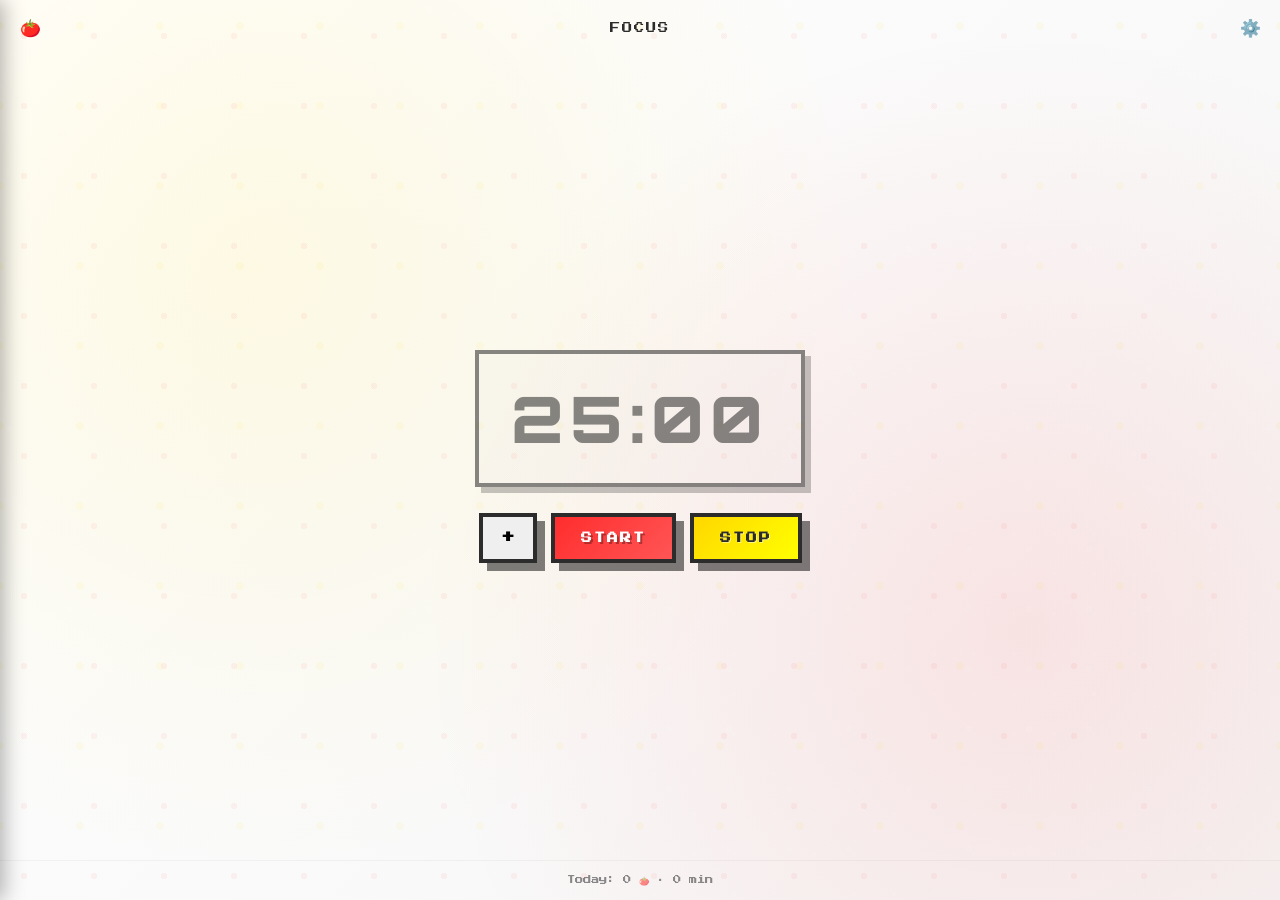
<file: extension/sidepanel.html>
<!DOCTYPE html>
<html lang="en">
<head>
    <meta charset="UTF-8">
    <meta name="viewport" content="width=device-width, initial-scale=1.0">
    <title>TOMATO CLOCK</title>
    <link rel="stylesheet" href="styles.css">
</head>
<body class="side-panel">
    <div class="pixel-bg"></div>

    <!-- Top Bar -->
    <div class="top-bar">
        <div class="top-bar-left">
            <button class="top-bar-btn" id="taskPanelBtn">🍅</button>
        </div>
        <div class="top-bar-center">
            <span class="mode-label" id="modeLabel">FOCUS</span>
        </div>
        <div class="top-bar-right"></div>
    </div>
    <button class="top-bar-btn settings-corner" id="settingsBtn">⚙️</button>

    <!-- Toast -->
    <div class="app-toast" id="appToast" role="status">
        <span id="appToastText"></span>
        <button class="mini-btn" id="toastCloseBtn">✕</button>
    </div>

    <!-- Main Timer Area -->
    <div class="timer-area">
        <div class="current-task-display" id="currentTaskDisplay"></div>
        <div class="timer-wrapper">
            <div class="timer-display" id="timerDisplay">25:00</div>
        </div>
        <div class="controls">
            <button class="pixel-btn btn-task-open" id="quickTaskBtn">+</button>
            <button class="pixel-btn btn-primary" id="startPauseBtn">START</button>
            <button class="pixel-btn btn-secondary" id="stopBtn">STOP</button>
        </div>
    </div>

    <!-- Stats -->
    <div class="today-stats" id="todayStats"></div>

    <!-- Task Panel Overlay -->
    <div class="task-panel-overlay" id="taskPanelOverlay"></div>

    <!-- Task Panel (slide-in from left) -->
    <div class="task-panel" id="taskPanel">
        <div class="task-panel-header">
            <button class="top-bar-btn" id="taskPanelBackBtn">←</button>
            <span class="section-header-text">📋 TASKS</span>
        </div>
        <div class="task-input-group">
            <input type="text" class="pixel-input" id="taskInput" placeholder="Add a task...">
            <button class="pixel-btn btn-secondary" id="addTaskBtn" style="padding:12px 14px;">+</button>
        </div>
        <div id="taskList" class="task-list-scroll"></div>
    </div>

    <!-- Settings Modal -->
    <div class="settings-modal" id="settingsModal">
        <div class="settings-panel">
            <h2 class="section-header" id="settingsTitle">⚙️ SETTINGS</h2>

            <div class="setting-row">
                <span class="setting-label" data-i18n="workDuration">Work Duration</span>
                <div class="setting-control">
                    <input type="number" class="number-input" id="workDuration" min="1" max="60" value="25">
                    <span data-i18n="min">min</span>
                </div>
            </div>
            <div class="setting-row">
                <span class="setting-label" data-i18n="shortBreak">Short Break</span>
                <div class="setting-control">
                    <input type="number" class="number-input" id="shortBreakDuration" min="1" max="30" value="5">
                    <span data-i18n="min">min</span>
                </div>
            </div>
            <div class="setting-row">
                <span class="setting-label" data-i18n="longBreak">Long Break</span>
                <div class="setting-control">
                    <input type="number" class="number-input" id="longBreakDuration" min="1" max="60" value="15">
                    <span data-i18n="min">min</span>
                </div>
            </div>
            <div class="setting-row">
                <span class="setting-label" data-i18n="longBreakInterval">Long Break Interval</span>
                <div class="setting-control">
                    <input type="number" class="number-input" id="longBreakInterval" min="2" max="10" value="4">
                    <span data-i18n="cycles">cycles</span>
                </div>
            </div>
            <div class="setting-row">
                <span class="setting-label" data-i18n="autoStart">Auto Start</span>
                <div class="setting-control">
                    <div class="checkbox-pixel" id="autoStartCheck"></div>
                </div>
            </div>
            <div class="setting-row">
                <span class="setting-label" data-i18n="soundAlerts">Sound Alerts</span>
                <div class="setting-control">
                    <div class="checkbox-pixel checked" id="soundCheck"></div>
                </div>
            </div>

            <div style="display:flex;gap:10px;margin-top:20px;justify-content:center;">
                <button class="pixel-btn btn-primary" id="settingsSaveBtn">SAVE</button>
                <button class="pixel-btn btn-secondary" id="settingsCancelBtn">CANCEL</button>
            </div>
        </div>
    </div>


    <script src="sidepanel.js"></script>
</body>
</html>
</file>
<file: extension/styles.css>
@import url('https://fonts.googleapis.com/css2?family=Press+Start+2P&display=swap');
        @import url('https://fonts.googleapis.com/css2?family=Orbitron:wght@400;700;900&display=swap');
        
        * {
            margin: 0;
            padding: 0;
            box-sizing: border-box;
        }

        :root {
            --primary-red: #FF2D2D;
            --secondary-red: #CC0000;
            --bright-red: #FF5555;
            --primary-yellow: #FFD700;
            --secondary-yellow: #FFA500;
            --bright-yellow: #FFFF00;
            --pure-white: #FFFFFF;
            --light-gray: #F5F5F5;
            --dark-gray: #2C2C2C;
            --pixel-shadow: 6px 6px 0px rgba(0,0,0,0.4);
            --pixel-shadow-small: 3px 3px 0px rgba(0,0,0,0.3);
            --pixel-shadow-large: 8px 8px 0px rgba(0,0,0,0.5);
            --glow-red: 0 0 20px rgba(255, 45, 45, 0.6);
            --glow-yellow: 0 0 20px rgba(255, 215, 0, 0.6);
            --glow-white: 0 0 15px rgba(255, 255, 255, 0.8);
        }

        body {
            font-family: 'Press Start 2P', cursive;
            min-height: 100vh;
            background: 
                radial-gradient(circle at 20% 30%, rgba(255, 215, 0, 0.1) 0%, transparent 50%),
                radial-gradient(circle at 80% 70%, rgba(255, 45, 45, 0.1) 0%, transparent 50%),
                linear-gradient(135deg, var(--pure-white) 0%, var(--light-gray) 100%);
            color: var(--dark-gray);
            overflow-x: hidden;
            transition: all 0.8s cubic-bezier(0.4, 0, 0.2, 1);
            position: relative;
        }

        body::before {
            content: '';
            position: fixed;
            top: 0;
            left: 0;
            right: 0;
            bottom: 0;
            background: 
                repeating-linear-gradient(
                    0deg,
                    transparent,
                    transparent 98px,
                    rgba(255, 255, 255, 0.03) 100px
                ),
                repeating-linear-gradient(
                    90deg,
                    transparent,
                    transparent 98px,
                    rgba(255, 255, 255, 0.03) 100px
                );
            pointer-events: none;
            z-index: 1;
        }

        body.work-mode {
            background: 
                radial-gradient(circle at 30% 40%, rgba(255, 85, 85, 0.3) 0%, transparent 50%),
                radial-gradient(circle at 70% 60%, rgba(204, 0, 0, 0.2) 0%, transparent 50%),
                linear-gradient(135deg, var(--primary-red) 0%, var(--secondary-red) 100%);
            color: var(--pure-white);
            box-shadow: inset 0 0 100px rgba(255, 45, 45, 0.1);
        }

        body.short-break-mode {
            background: 
                radial-gradient(circle at 40% 30%, rgba(255, 255, 0, 0.3) 0%, transparent 50%),
                radial-gradient(circle at 60% 70%, rgba(255, 165, 0, 0.2) 0%, transparent 50%),
                linear-gradient(135deg, var(--primary-yellow) 0%, var(--secondary-yellow) 100%);
            color: var(--dark-gray);
            box-shadow: inset 0 0 100px rgba(255, 215, 0, 0.1);
        }

        body.long-break-mode {
            background: 
                radial-gradient(circle at 50% 20%, rgba(255, 255, 0, 0.4) 0%, transparent 60%),
                radial-gradient(circle at 30% 80%, rgba(255, 165, 0, 0.3) 0%, transparent 50%),
                linear-gradient(135deg, var(--secondary-yellow) 0%, var(--bright-yellow) 50%, var(--primary-yellow) 100%);
            color: var(--dark-gray);
            box-shadow: inset 0 0 120px rgba(255, 215, 0, 0.15);
        }

        /* 像素装饰元素 */
        .pixel-bg {
            position: fixed;
            top: 0;
            left: 0;
            width: 100%;
            height: 100%;
            background-image: 
                radial-gradient(circle at 15% 15%, rgba(255,255,255,0.08) 3px, transparent 3px),
                radial-gradient(circle at 85% 85%, rgba(255,255,255,0.08) 2px, transparent 2px),
                radial-gradient(circle at 50% 20%, rgba(255,215,0,0.05) 4px, transparent 4px),
                radial-gradient(circle at 20% 80%, rgba(255,45,45,0.05) 3px, transparent 3px);
            background-size: 60px 60px, 40px 40px, 80px 80px, 70px 70px;
            background-position: 0 0, 20px 20px, 40px 10px, 10px 50px;
            pointer-events: none;
            z-index: 2;
            animation: pixelFloat 20s linear infinite;
        }

        @keyframes pixelFloat {
            0% { transform: translate(0, 0); }
            25% { transform: translate(-10px, -5px); }
            50% { transform: translate(0, -10px); }
            75% { transform: translate(10px, -5px); }
            100% { transform: translate(0, 0); }
        }

        .container {
            display: grid;
            grid-template-columns: minmax(420px, 560px) minmax(0, 1fr);
            align-items: stretch;
            align-content: center;
            gap: 64px;
            max-width: 1680px;
            margin: 0 auto;
            padding: 48px 40px;
            min-height: 100vh;
            position: relative;
            z-index: 10;
        }

        .container::before {
            content: '';
            position: absolute;
            top: -50px;
            left: -50px;
            right: -50px;
            bottom: -50px;
            background: rgba(255, 255, 255, 0.02);
            backdrop-filter: blur(1px);
            border-radius: 20px;
            z-index: -1;
        }

        /* 主计时器区域 */
        .main-timer {
            display: flex;
            flex-direction: column;
            align-items: center;
            justify-content: flex-start;
            margin-bottom: 0;
            position: relative;
        }

        .main-timer::before {
            content: '';
            position: absolute;
            top: -20px;
            left: -20px;
            right: -20px;
            bottom: -20px;
            background: rgba(255, 255, 255, 0.03);
            backdrop-filter: blur(2px);
            border-radius: 30px;
            z-index: -1;
        }

        .app-title {
            font-size: 2.2rem;
            margin-bottom: 32px;
            padding: 0 72px;
            text-shadow: var(--pixel-shadow-large);
            animation: float 3s ease-in-out infinite, glow 2s ease-in-out infinite alternate;
            background: linear-gradient(45deg, var(--primary-red), var(--primary-yellow), var(--primary-red));
            background-size: 200% 200%;
            -webkit-background-clip: text;
            -webkit-text-fill-color: transparent;
            background-clip: text;
            position: relative;
        }

        .work-mode .app-title {
            background: linear-gradient(45deg, var(--pure-white), var(--bright-yellow), var(--pure-white));
            background-size: 200% 200%;
            -webkit-background-clip: text;
            -webkit-text-fill-color: transparent;
            background-clip: text;
            filter: drop-shadow(0 0 10px rgba(255, 255, 255, 0.8));
        }

        @keyframes float {
            0%, 100% { transform: translateY(0px) rotate(0deg); }
            25% { transform: translateY(-8px) rotate(1deg); }
            50% { transform: translateY(-15px) rotate(0deg); }
            75% { transform: translateY(-8px) rotate(-1deg); }
        }

        @keyframes glow {
            0% { filter: drop-shadow(0 0 10px rgba(255, 45, 45, 0.3)); }
            100% { filter: drop-shadow(0 0 20px rgba(255, 215, 0, 0.6)); }
        }

        .current-task-display {
            display: none;
            max-width: 760px;
            margin: 0 20px 44px;
            padding: 18px 36px;
            border: 4px solid var(--dark-gray);
            background: var(--primary-yellow);
            box-shadow: var(--pixel-shadow);
            color: var(--dark-gray);
            font-size: 1rem;
            letter-spacing: 1px;
            text-align: center;
            line-height: 1.7;
            word-break: break-word;
        }

        .current-task-display.is-visible {
            display: block;
        }

        .work-mode .current-task-display {
            background: var(--pure-white);
            border-color: var(--pure-white);
            color: var(--primary-red);
            box-shadow: var(--glow-white);
        }

        .timer-wrapper {
            position: relative;
            margin-bottom: 48px;
        }

        .timer-display {
            font-family: 'Orbitron', 'Press Start 2P', monospace;
            font-size: 6.6rem;
            font-weight: 900;
            background: linear-gradient(135deg, var(--pure-white) 0%, var(--light-gray) 100%);
            color: var(--primary-red);
            padding: 56px 84px;
            border-radius: 0;
            box-shadow: 
                var(--pixel-shadow-large),
                inset 0 0 30px rgba(255, 45, 45, 0.1),
                0 0 30px rgba(255, 45, 45, 0.3);
            text-shadow: 
                2px 2px 0px rgba(0,0,0,0.3),
                0 0 10px rgba(255, 45, 45, 0.5);
            letter-spacing: 16px;
            border: 5px solid var(--dark-gray);
            position: relative;
            overflow: hidden;
            animation: timerGlow 3s ease-in-out infinite alternate;
        }

        .timer-display::before {
            content: '';
            position: absolute;
            top: 0;
            left: 0;
            right: 0;
            bottom: 0;
            background: 
                repeating-linear-gradient(
                    45deg,
                    transparent,
                    transparent 10px,
                    rgba(255, 255, 255, 0.05) 10px,
                    rgba(255, 255, 255, 0.05) 20px
                );
            pointer-events: none;
        }

        .timer-display::after {
            content: '';
            position: absolute;
            top: -2px;
            left: -2px;
            right: -2px;
            bottom: -2px;
            background: linear-gradient(45deg, var(--primary-red), var(--primary-yellow), var(--primary-red));
            background-size: 400% 400%;
            z-index: -1;
            animation: borderFlow 4s ease-in-out infinite;
        }

        @keyframes timerGlow {
            0% { 
                box-shadow: 
                    var(--pixel-shadow-large),
                    inset 0 0 30px rgba(255, 45, 45, 0.1),
                    0 0 30px rgba(255, 45, 45, 0.3);
            }
            100% { 
                box-shadow: 
                    var(--pixel-shadow-large),
                    inset 0 0 40px rgba(255, 45, 45, 0.2),
                    0 0 50px rgba(255, 45, 45, 0.5);
            }
        }

        @keyframes borderFlow {
            0% { background-position: 0% 50%; }
            50% { background-position: 100% 50%; }
            100% { background-position: 0% 50%; }
        }

        .work-mode .timer-display {
            background: linear-gradient(135deg, var(--primary-yellow) 0%, var(--bright-yellow) 100%);
            color: var(--dark-gray);
            border-color: var(--pure-white);
            box-shadow: 
                var(--pixel-shadow-large),
                inset 0 0 30px rgba(255, 215, 0, 0.1),
                0 0 40px rgba(255, 215, 0, 0.4);
            text-shadow: 
                2px 2px 0px rgba(0,0,0,0.3),
                0 0 10px rgba(255, 215, 0, 0.6);
        }

        .work-mode .timer-display::after {
            background: linear-gradient(45deg, var(--pure-white), var(--bright-yellow), var(--pure-white));
            background-size: 400% 400%;
        }

        .short-break-mode .timer-display,
        .long-break-mode .timer-display {
            background: linear-gradient(135deg, var(--pure-white) 0%, var(--light-gray) 50%, var(--pure-white) 100%);
            color: var(--primary-red);
            border-color: var(--dark-gray);
            box-shadow: 
                var(--pixel-shadow-large),
                inset 0 0 30px rgba(255, 215, 0, 0.1),
                0 0 40px rgba(255, 215, 0, 0.4);
            text-shadow: 
                2px 2px 0px rgba(0,0,0,0.3),
                0 0 10px rgba(255, 45, 45, 0.5);
        }

        .short-break-mode .timer-display::after,
        .long-break-mode .timer-display::after {
            background: linear-gradient(45deg, var(--primary-yellow), var(--primary-red), var(--primary-yellow));
            background-size: 400% 400%;
        }

        /* 精美控制按钮 */
        .controls {
            display: flex;
            gap: 32px;
            flex-wrap: wrap;
            justify-content: center;
        }

        .pixel-btn {
            font-family: 'Press Start 2P', cursive;
            font-size: 1.15rem;
            font-weight: bold;
            padding: 22px 42px;
            border: none;
            border-radius: 0;
            cursor: pointer;
            text-transform: uppercase;
            letter-spacing: 2px;
            transition: all 0.3s cubic-bezier(0.4, 0, 0.2, 1);
            box-shadow: var(--pixel-shadow-large);
            position: relative;
            border: 4px solid var(--dark-gray);
            overflow: hidden;
            z-index: 1;
        }

        .pixel-btn::before {
            content: '';
            position: absolute;
            top: 0;
            left: -100%;
            width: 100%;
            height: 100%;
            background: linear-gradient(90deg, transparent, rgba(255,255,255,0.3), transparent);
            transition: left 0.5s ease;
            z-index: -1;
        }

        .pixel-btn:hover::before {
            left: 100%;
        }

        .pixel-btn:hover {
            transform: translate(3px, 3px) scale(1.05);
            box-shadow: 3px 3px 0px rgba(0,0,0,0.4);
        }

        .pixel-btn:active {
            transform: translate(6px, 6px) scale(0.98);
            box-shadow: 1px 1px 0px rgba(0,0,0,0.3);
        }

        .btn-primary {
            background: linear-gradient(135deg, var(--primary-red), var(--bright-red));
            color: var(--pure-white);
            text-shadow: 2px 2px 0px rgba(0,0,0,0.3);
            animation: primaryGlow 2s ease-in-out infinite alternate;
        }

        @keyframes primaryGlow {
            0% { 
                box-shadow: 
                    var(--pixel-shadow-large),
                    0 0 20px rgba(255, 45, 45, 0.3);
            }
            100% { 
                box-shadow: 
                    var(--pixel-shadow-large),
                    0 0 30px rgba(255, 45, 45, 0.5);
            }
        }

        .btn-secondary {
            background: linear-gradient(135deg, var(--primary-yellow), var(--bright-yellow));
            color: var(--dark-gray);
            text-shadow: 1px 1px 0px rgba(255,255,255,0.5);
            animation: secondaryGlow 2s ease-in-out infinite alternate;
        }

        @keyframes secondaryGlow {
            0% { 
                box-shadow: 
                    var(--pixel-shadow-large),
                    0 0 15px rgba(255, 215, 0, 0.3);
            }
            100% { 
                box-shadow: 
                    var(--pixel-shadow-large),
                    0 0 25px rgba(255, 215, 0, 0.5);
            }
        }

        .btn-tertiary {
            background: linear-gradient(135deg, var(--pure-white), var(--light-gray));
            color: var(--dark-gray);
            text-shadow: 1px 1px 0px rgba(255,255,255,0.8);
            animation: tertiaryGlow 2s ease-in-out infinite alternate;
        }

        @keyframes tertiaryGlow {
            0% { 
                box-shadow: 
                    var(--pixel-shadow-large),
                    0 0 10px rgba(255, 255, 255, 0.3);
            }
            100% { 
                box-shadow: 
                    var(--pixel-shadow-large),
                    0 0 20px rgba(255, 255, 255, 0.5);
            }
        }

        .work-mode .btn-primary {
            background: linear-gradient(135deg, var(--primary-yellow), var(--bright-yellow));
            color: var(--dark-gray);
            text-shadow: 1px 1px 0px rgba(255,255,255,0.5);
        }

        .work-mode .btn-secondary {
            background: linear-gradient(135deg, var(--pure-white), var(--light-gray));
            color: var(--primary-red);
            text-shadow: 1px 1px 0px rgba(255,255,255,0.8);
        }

        .work-mode .btn-tertiary {
            background: linear-gradient(135deg, var(--light-gray), var(--pure-white));
            color: var(--dark-gray);
            border-color: var(--pure-white);
        }

        /* 精美设置按钮 */
        .settings-trigger {
            position: fixed;
            top: 20px;
            right: 20px;
            width: 46px;
            height: 46px;
            background: linear-gradient(135deg, var(--primary-yellow), var(--bright-yellow));
            border: 3px solid var(--dark-gray);
            cursor: pointer;
            display: flex;
            align-items: center;
            justify-content: center;
            font-size: 1.15rem;
            box-shadow: 
                var(--pixel-shadow-large),
                0 0 20px rgba(255, 215, 0, 0.4);
            transition: all 0.4s cubic-bezier(0.4, 0, 0.2, 1);
            z-index: 1000;
            animation: settingsPulse 3s ease-in-out infinite;
            overflow: hidden;
        }

        .settings-trigger::before {
            content: '';
            position: absolute;
            top: 0;
            left: 0;
            right: 0;
            bottom: 0;
            background: radial-gradient(circle, rgba(255,255,255,0.3) 0%, transparent 70%);
            opacity: 0;
            transition: opacity 0.3s ease;
        }

        .settings-trigger:hover::before {
            opacity: 1;
        }

        .settings-trigger:hover {
            transform: rotate(180deg) scale(1.1);
            box-shadow: 
                var(--pixel-shadow-large),
                0 0 30px rgba(255, 215, 0, 0.6);
        }

        @keyframes settingsPulse {
            0%, 100% { 
                box-shadow: 
                    var(--pixel-shadow-large),
                    0 0 20px rgba(255, 215, 0, 0.4);
            }
            50% { 
                box-shadow: 
                    var(--pixel-shadow-large),
                    0 0 35px rgba(255, 215, 0, 0.6);
            }
        }

        .work-mode .settings-trigger {
            background: linear-gradient(135deg, var(--pure-white), var(--light-gray));
            color: var(--primary-red);
            border-color: var(--pure-white);
            box-shadow: 
                var(--pixel-shadow-large),
                0 0 20px rgba(255, 255, 255, 0.6);
        }

        .work-mode .settings-trigger:hover {
            box-shadow: 
                var(--pixel-shadow-large),
                0 0 40px rgba(255, 255, 255, 0.8);
        }

        /* 任务区域 */
        .task-section {
            width: 100%;
            max-width: none;
            display: flex;
            flex-direction: column;
            background: 
                linear-gradient(135deg, rgba(255,255,255,0.95) 0%, rgba(248,248,248,0.95) 100%);
            backdrop-filter: blur(20px);
            border: 5px solid var(--dark-gray);
            box-shadow: 
                var(--pixel-shadow-large),
                0 0 30px rgba(0,0,0,0.1),
                inset 0 0 30px rgba(255,255,255,0.1);
            padding: 36px;
            color: var(--dark-gray);
            position: relative;
            overflow: hidden;
            min-height: 0;
        }

        #taskList {
            flex: 1;
            min-height: 0;
            overflow-y: auto;
        }

        .task-section::before {
            content: '';
            position: absolute;
            top: 0;
            left: 0;
            right: 0;
            bottom: 0;
            background: repeating-linear-gradient(
                45deg,
                transparent 0px,
                transparent 20px,
                rgba(255,215,0,0.02) 20px,
                rgba(255,215,0,0.02) 22px
            );
            pointer-events: none;
        }

        .task-section::after {
            content: '';
            position: absolute;
            top: -2px;
            left: -2px;
            right: -2px;
            bottom: -2px;
            background: linear-gradient(45deg, var(--primary-yellow), var(--primary-red), var(--primary-yellow));
            background-size: 400% 400%;
            z-index: -1;
            animation: taskBorder 6s ease-in-out infinite;
        }

        @keyframes taskBorder {
            0%, 100% { background-position: 0% 50%; }
            50% { background-position: 100% 50%; }
        }

        .work-mode .task-section {
            background: 
                linear-gradient(135deg, rgba(255,255,255,0.98) 0%, rgba(255,255,255,0.95) 100%);
            border-color: var(--pure-white);
            box-shadow: 
                var(--pixel-shadow-large),
                0 0 40px rgba(255,255,255,0.3),
                inset 0 0 30px rgba(255,215,0,0.1);
        }

        .work-mode .task-section::after {
            background: linear-gradient(45deg, var(--pure-white), var(--bright-yellow), var(--pure-white));
            background-size: 400% 400%;
        }

        .section-header {
            font-size: 1.35rem;
            margin-bottom: 28px;
            color: var(--primary-red);
            text-transform: uppercase;
            letter-spacing: 2px;
            border-bottom: 3px solid var(--primary-yellow);
            padding-bottom: 12px;
            position: relative;
            text-shadow: 1px 1px 0px rgba(255,255,255,0.5);
            animation: headerGlow 2s ease-in-out infinite alternate;
        }

        .section-header::after {
            content: '';
            position: absolute;
            bottom: -3px;
            left: 0;
            width: 40%;
            height: 3px;
            background: var(--primary-red);
            animation: headerUnderline 3s ease-in-out infinite;
        }

        @keyframes headerGlow {
            0% { text-shadow: 1px 1px 0px rgba(255,255,255,0.5); }
            100% { text-shadow: 2px 2px 4px rgba(255,45,45,0.3); }
        }

        @keyframes headerUnderline {
            0%, 100% { width: 40%; }
            50% { width: 80%; }
        }

        /* 任务列表 */
        .task-input-group {
            display: flex;
            gap: 12px;
            margin-bottom: 24px;
        }

        .pixel-input {
            font-family: 'Press Start 2P', cursive;
            flex: 1;
            padding: 16px;
            border: 3px solid var(--dark-gray);
            background: var(--pure-white);
            font-size: 0.85rem;
            color: var(--dark-gray);
        }

        .pixel-input:focus {
            outline: none;
            border-color: var(--primary-red);
            box-shadow: 0 0 0 2px var(--primary-yellow);
        }

        .task-item {
            background: var(--light-gray);
            border: 2px solid var(--dark-gray);
            padding: 18px;
            margin-bottom: 14px;
            display: flex;
            justify-content: space-between;
            align-items: center;
            transition: all 0.3s ease;
            cursor: pointer;
        }

        .task-item.current {
            background: var(--primary-yellow);
            border-color: var(--primary-red);
            box-shadow: var(--pixel-shadow-small);
        }

        .task-item.completed {
            opacity: 0.55;
            cursor: default;
        }

        .task-item.completed .task-text {
            text-decoration: line-through;
        }

        .task-text {
            font-size: 0.85rem;
            flex: 1;
            text-align: left;
        }

        .task-actions {
            display: flex;
            gap: 8px;
        }

        .mini-btn {
            width: 36px;
            height: 36px;
            border: 2px solid var(--dark-gray);
            background: var(--pure-white);
            cursor: pointer;
            display: flex;
            align-items: center;
            justify-content: center;
            font-size: 0.8rem;
            transition: all 0.2s ease;
        }

        .mini-btn:hover {
            background: var(--primary-yellow);
        }

        .app-toast {
            position: fixed;
            top: 28px;
            left: 50%;
            transform: translateX(-50%);
            display: none;
            align-items: center;
            gap: 16px;
            z-index: 2000;
            background: var(--primary-yellow);
            color: var(--dark-gray);
            border: 4px solid var(--dark-gray);
            box-shadow: var(--pixel-shadow-large);
            padding: 16px 18px 16px 24px;
            font-size: 0.75rem;
            letter-spacing: 1px;
            text-transform: uppercase;
            line-height: 1.6;
            max-width: calc(100vw - 40px);
        }

        .app-toast.is-visible {
            display: flex;
            animation: toastIn 0.2s ease-out;
        }

        @keyframes toastIn {
            from {
                opacity: 0;
                transform: translateX(-50%) translateY(-12px);
            }
            to {
                opacity: 1;
                transform: translateX(-50%) translateY(0);
            }
        }

        .work-mode .app-toast {
            background: var(--pure-white);
            border-color: var(--pure-white);
            color: var(--primary-red);
        }

        /* 设置模态框 */
        .settings-modal {
            position: fixed;
            top: 0;
            left: 0;
            width: 100%;
            height: 100%;
            background: rgba(0,0,0,0.8);
            display: none;
            align-items: center;
            justify-content: center;
            z-index: 1000;
        }

        .settings-panel {
            background: var(--pure-white);
            border: 4px solid var(--dark-gray);
            box-shadow: 8px 8px 0px rgba(0,0,0,0.4);
            padding: 40px;
            width: 90%;
            max-width: 600px;
            color: var(--dark-gray);
        }

        .setting-row {
            display: flex;
            justify-content: space-between;
            align-items: center;
            margin-bottom: 20px;
            padding-bottom: 15px;
            border-bottom: 1px solid var(--light-gray);
        }

        .setting-label {
            font-size: 0.8rem;
            text-transform: uppercase;
        }

        .setting-control {
            display: flex;
            align-items: center;
            gap: 10px;
        }

        .number-input {
            width: 80px;
            padding: 8px;
            border: 2px solid var(--dark-gray);
            background: var(--light-gray);
            font-family: 'Press Start 2P', cursive;
            font-size: 0.7rem;
            text-align: center;
        }

        .checkbox-pixel {
            width: 20px;
            height: 20px;
            border: 2px solid var(--dark-gray);
            background: var(--pure-white);
            position: relative;
            cursor: pointer;
        }

        .checkbox-pixel.checked {
            background: var(--primary-red);
        }

        .checkbox-pixel.checked::after {
            content: '✓';
            position: absolute;
            top: 50%;
            left: 50%;
            transform: translate(-50%, -50%);
            color: var(--pure-white);
            font-size: 0.8rem;
        }

        /* 精美响应式设计 */
        @media (max-width: 1280px) {
            .container {
                grid-template-columns: minmax(360px, 460px) minmax(0, 1fr);
                gap: 40px;
                padding: 36px 24px;
            }

            .timer-display {
                font-size: 5.2rem;
                padding: 44px 56px;
                letter-spacing: 12px;
            }

            .app-title {
                font-size: 1.9rem;
                padding: 0 64px;
            }
        }

        @media (max-width: 860px) {
            .container {
                grid-template-columns: 1fr;
                gap: 28px;
                max-width: 720px;
            }

            .task-section {
                order: 2;
            }

            .main-timer {
                order: 1;
                min-height: auto;
            }
        }

        @media (max-width: 768px) {
            .app-title {
                font-size: 1.6rem;
                margin-bottom: 22px;
                padding: 0 56px;
            }

            .current-task-display {
                font-size: 0.65rem;
                padding: 12px 18px;
                margin-bottom: 28px;
            }

            .timer-display {
                font-size: 3.6rem;
                padding: 32px 28px;
                letter-spacing: 8px;
            }

            .controls {
                gap: 20px;
            }

            .pixel-btn {
                font-size: 0.9rem;
                padding: 15px 28px;
            }

            .container {
                padding: 20px;
            }
        }

        @media (max-width: 480px) {
            .app-title {
                font-size: 1.4rem;
                margin-bottom: 25px;
                padding: 0 52px;
            }

            .timer-display {
                font-size: 3.5rem;
                padding: 30px 40px;
                letter-spacing: 6px;
            }

            .pixel-btn {
                font-size: 0.8rem;
                padding: 12px 20px;
                letter-spacing: 1px;
            }

            .controls {
                gap: 15px;
            }

            .stats-grid {
                grid-template-columns: 1fr;
                gap: 12px;
            }

            .stat-card {
                padding: 15px;
            }

            .stat-number {
                font-size: 1.5rem;
            }

            .container {
                padding: 15px;
                gap: 25px;
            }

            .settings-trigger {
                width: 40px;
                height: 40px;
                font-size: 1rem;
                top: 14px;
                right: 14px;
            }
        }

        @media (max-width: 360px) {
            .timer-display {
                font-size: 2.8rem;
                padding: 25px 30px;
                letter-spacing: 4px;
            }

            .pixel-btn {
                font-size: 0.7rem;
                padding: 10px 15px;
            }

            .app-title {
                font-size: 1.4rem;
            }
        }

        /* 精美动画效果 */
        @keyframes pulse {
            0% { transform: scale(1); }
            50% { transform: scale(1.05); }
            100% { transform: scale(1); }
        }

        .timer-complete {
            animation: 
                pulse 0.5s ease-in-out 3,
                completionGlow 2s ease-in-out;
        }

        @keyframes completionGlow {
            0% { 
                box-shadow: 
                    var(--pixel-shadow-large),
                    0 0 30px currentColor;
            }
            50% { 
                box-shadow: 
                    var(--pixel-shadow-large),
                    0 0 60px currentColor,
                    0 0 100px rgba(255, 215, 0, 0.5);
            }
            100% { 
                box-shadow: 
                    var(--pixel-shadow-large),
                    0 0 30px currentColor;
            }
        }

        /* 闪烁特效 */
        @keyframes sparkle {
            0%, 100% { opacity: 0; transform: scale(0); }
            50% { opacity: 1; transform: scale(1); }
        }

        .sparkle {
            position: absolute;
            width: 6px;
            height: 6px;
            background: var(--bright-yellow);
            animation: sparkle 1s ease-in-out infinite;
        }

        .sparkle:nth-child(1) { top: 20%; left: 20%; animation-delay: 0s; }
        .sparkle:nth-child(2) { top: 20%; right: 20%; animation-delay: 0.2s; }
        .sparkle:nth-child(3) { bottom: 20%; left: 20%; animation-delay: 0.4s; }
        .sparkle:nth-child(4) { bottom: 20%; right: 20%; animation-delay: 0.6s; }
        .sparkle:nth-child(5) { top: 50%; left: 10%; animation-delay: 0.1s; }
        .sparkle:nth-child(6) { top: 50%; right: 10%; animation-delay: 0.3s; }

        @keyframes slideIn {
            from { transform: translateX(100%); opacity: 0; }
            to { transform: translateX(0); opacity: 1; }
        }

        .slide-in {
            animation: slideIn 0.5s ease-out;
        }

        /* 像素装饰点 */
        .pixel-decoration {
            position: absolute;
            width: 8px;
            height: 8px;
            background: currentColor;
            opacity: 0.3;
        }
/* ═══════════════════════════════════════════════════
   SIDE PANEL OVERRIDES (.side-panel prefixed)
   ═══════════════════════════════════════════════════ */

/* Fit panel to viewport, prevent scroll */
.side-panel {
    display: flex;
    flex-direction: column;
    min-height: 100vh;
    min-height: 100dvh;
    height: 100%;
    overflow: hidden;
}

/* Hide unused original layout classes */
.side-panel .app-title,
.side-panel .container,
.side-panel .task-section,
.side-panel .main-timer,
.side-panel .settings-trigger { display: none; }

/* --- Top Bar --- */
.side-panel .top-bar {
    display: grid;
    grid-template-columns: 1fr auto 1fr;
    align-items: center;
    padding: 10px 12px;
    position: relative;
    z-index: 10;
}

.side-panel .top-bar-left {
    display: flex;
}

.side-panel .top-bar-center {
    display: flex;
    justify-content: center;
}

.side-panel .top-bar-right {
    display: flex;
    gap: 6px;
}

.side-panel .settings-corner {
    position: fixed;
    top: 10px;
    right: 12px;
    z-index: 20;
}

.side-panel .top-bar-btn {
    width: 36px;
    height: 36px;
    border: none;
    background: transparent;
    font-size: 1.05rem;
    color: inherit;
    cursor: pointer;
    display: flex;
    align-items: center;
    justify-content: center;
    transition: transform 0.1s, box-shadow 0.1s;
    padding: 0;
}

.work-mode .top-bar-btn {
    color: var(--pure-white);
}

.side-panel .top-bar-btn:hover {
    transform: translate(1px, 1px);
    box-shadow: 2px 2px 0px rgba(0,0,0,0.25);
}

.side-panel .top-bar-btn:active {
    transform: translate(2px, 2px);
    box-shadow: none;
}

/* --- Mode Label --- */
.side-panel .mode-label {
    font-family: 'Press Start 2P', cursive;
    font-size: 0.65rem;
    text-transform: uppercase;
    letter-spacing: 2px;
    padding: 6px 12px;
    border: none;
    box-shadow: none;
    text-align: center;
}

.work-mode .mode-label {
    color: var(--pure-white);
}

.short-break-mode .mode-label,
.long-break-mode .mode-label {
    color: var(--dark-gray);
}

/* --- Timer Area --- */
.side-panel .timer-area {
    display: flex;
    flex-direction: column;
    align-items: center;
    justify-content: center;
    flex: 1;
    padding: 32px 16px 36px;
    position: relative;
    z-index: 10;
}

.side-panel .current-task-display {
    font-family: 'Press Start 2P', cursive;
    font-size: 0.6rem;
    color: inherit;
    opacity: 0.85;
    text-align: center;
    margin-bottom: 24px;
    min-height: 22px;
    line-height: 1.6;
    max-width: 100%;
    word-wrap: break-word;
    display: none;
    padding: 6px 10px;
    border: 1px dashed rgba(128,128,128,0.3);
    border-radius: 0;
}

.side-panel .current-task-display.is-visible {
    display: block;
}

/* Timer display - override original with higher specificity */
.side-panel .timer-wrapper {
    position: relative;
    margin-bottom: 22px;
}

.side-panel .timer-display {
    font-family: 'Orbitron', 'Press Start 2P', monospace;
    font-size: 4rem !important;
    font-weight: 900;
    padding: 24px 32px !important;
    border: 4px solid currentColor !important;
    box-shadow: var(--pixel-shadow) !important;
    background: rgba(255,255,255,0.12) !important;
    text-align: center;
    letter-spacing: 6px !important;
    position: relative;
    animation: none !important;
    text-shadow: none !important;
    border-radius: 0 !important;
    color: inherit !important;
}

/* Kill original timer pseudo-elements in side panel */
.side-panel .timer-display::before,
.side-panel .timer-display::after {
    display: none !important;
}

/* Timer idle state - muted, receding */
.side-panel .timer-display {
    opacity: 0.55;
    filter: brightness(0.85);
    transition: opacity 0.3s, filter 0.3s, box-shadow 0.3s, background 0.3s, border-color 0.3s;
}

/* Timer running state - bright, strong glow */
.side-panel .timer-display.is-running {
    opacity: 1 !important;
    filter: brightness(1.15) !important;
    box-shadow: var(--pixel-shadow), 0 0 30px rgba(255,45,45,0.5), 0 0 60px rgba(255,45,45,0.2) !important;
}

/* Mode-specific timer overrides */
.work-mode .side-panel .timer-display,
.side-panel.work-mode .timer-display {
    color: var(--pure-white) !important;
    border-color: rgba(255,255,255,0.6) !important;
    background: rgba(255,255,255,0.04) !important;
    border-color: rgba(255,255,255,0.35) !important;
}

.work-mode .side-panel .timer-display.is-running,
.side-panel.work-mode .timer-display.is-running {
    background: rgba(255,255,255,0.25) !important;
    border-color: var(--pure-white) !important;
    box-shadow: var(--pixel-shadow), 0 0 40px rgba(255,255,255,0.5), 0 0 80px rgba(255,255,255,0.2) !important;
}

.short-break-mode .side-panel .timer-display,
.long-break-mode .side-panel .timer-display,
.side-panel.short-break-mode .timer-display,
.side-panel.long-break-mode .timer-display {
    color: var(--dark-gray) !important;
    border-color: rgba(0,0,0,0.5) !important;
    background: rgba(255,255,255,0.12) !important;
    border-color: rgba(0,0,0,0.35) !important;
}

.short-break-mode .side-panel .timer-display.is-running,
.long-break-mode .side-panel .timer-display.is-running,
.side-panel.short-break-mode .timer-display.is-running,
.side-panel.long-break-mode .timer-display.is-running {
    background: rgba(255,255,255,0.55) !important;
    border-color: var(--dark-gray) !important;
    box-shadow: var(--pixel-shadow), 0 0 40px rgba(255,215,0,0.55), 0 0 80px rgba(255,215,0,0.2) !important;
}

/* --- Today Stats --- */
.side-panel .today-stats {
    font-family: 'Press Start 2P', cursive;
    font-size: 0.52rem;
    color: inherit;
    opacity: 0.55;
    text-align: center;
    padding: 12px 16px;
    line-height: 1.8;
    min-height: 18px;
    width: 100%;
    border-top: 1px solid rgba(128,128,128,0.15);
    position: relative;
    z-index: 10;
}

.work-mode .side-panel .today-stats {
    border-top-color: rgba(255,255,255,0.12);
    opacity: 0.5;
}

.short-break-mode .side-panel .today-stats,
.long-break-mode .side-panel .today-stats {
    border-top-color: rgba(0,0,0,0.1);
    opacity: 0.5;
}

/* --- Controls --- */
.side-panel .controls {
    display: flex;
    gap: 14px;
    justify-content: center;
    flex-wrap: wrap;
    margin-top: 4px;
}

.side-panel .controls .pixel-btn {
    font-size: 0.68rem;
    padding: 14px 26px;
    letter-spacing: 2px;
}

.side-panel .controls .btn-task-open {
    font-size: 0.85rem;
    padding: 14px 18px;
    letter-spacing: 0;
    min-width: 0;
}



/* --- Task Panel Overlay --- */
.side-panel .task-panel-overlay {
    position: fixed;
    top: 0; left: 0; right: 0; bottom: 0;
    background: rgba(0,0,0,0.4);
    z-index: 100;
    opacity: 0;
    pointer-events: none;
    transition: opacity 0.25s ease;
}

.side-panel .task-panel-overlay.active {
    opacity: 1;
    pointer-events: auto;
}

/* --- Task Panel (slide-in from left) --- */
.side-panel .task-panel {
    position: fixed;
    top: 0;
    left: 0;
    width: 100%;
    height: 100%;
    z-index: 200;
    background: var(--pure-white);
    display: flex;
    flex-direction: column;
    transform: translateX(-100%);
    transition: transform 0.25s cubic-bezier(0.4, 0, 0.2, 1);
    box-shadow: 4px 0 20px rgba(0,0,0,0.3);
    overflow: hidden;
}

.work-mode .side-panel .task-panel {
    background: var(--primary-red);
    color: var(--pure-white);
}

.short-break-mode .side-panel .task-panel {
    background: var(--primary-yellow);
    color: var(--dark-gray);
}

.long-break-mode .side-panel .task-panel {
    background: var(--secondary-yellow);
    color: var(--dark-gray);
}

.side-panel .task-panel.open {
    transform: translateX(0);
}

.side-panel .task-panel-header {
    display: flex;
    align-items: center;
    gap: 10px;
    padding: 10px 12px;
    border-bottom: 2px solid rgba(0,0,0,0.1);
}

.work-mode .side-panel .task-panel-header {
    border-bottom-color: rgba(255,255,255,0.2);
}

.side-panel .section-header-text {
    font-family: 'Press Start 2P', cursive;
    font-size: 0.65rem;
    text-transform: uppercase;
}

/* --- Task Input --- */
.side-panel .task-input-group {
    display: flex;
    gap: 8px;
    padding: 10px 12px;
    border-bottom: 2px solid rgba(0,0,0,0.1);
}

.work-mode .side-panel .task-input-group {
    border-bottom-color: rgba(255,255,255,0.2);
}

.side-panel .pixel-input {
    flex: 1;
    padding: 10px 12px;
    border: 2px solid var(--dark-gray);
    background: rgba(255,255,255,0.5);
    font-family: 'Press Start 2P', cursive;
    font-size: 0.55rem;
    box-shadow: var(--pixel-shadow-small);
}

.work-mode .side-panel .pixel-input {
    background: rgba(255,255,255,0.12);
    color: var(--pure-white);
    border-color: rgba(255,255,255,0.4);
}

.work-mode .side-panel .pixel-input::placeholder {
    color: rgba(255,255,255,0.4);
}

/* --- Task List --- */
.side-panel .task-list-scroll {
    flex: 1;
    overflow-y: auto;
    padding: 8px 12px;
}

.side-panel .task-item {
    display: flex;
    align-items: center;
    justify-content: space-between;
    padding: 10px 12px;
    margin-bottom: 6px;
    border: 2px solid var(--dark-gray);
    background: rgba(255,255,255,0.4);
    box-shadow: var(--pixel-shadow-small);
    cursor: pointer;
    transition: transform 0.1s, box-shadow 0.1s;
    font-family: 'Press Start 2P', cursive;
    font-size: 0.55rem;
    line-height: 1.5;
}

.work-mode .side-panel .task-item {
    border-color: rgba(255,255,255,0.25);
    background: rgba(255,255,255,0.08);
}

.side-panel .task-item:hover {
    transform: translate(1px, 1px);
    box-shadow: 1px 1px 0px rgba(0,0,0,0.25);
}

.side-panel .task-item.current {
    border-color: var(--primary-red);
    background: rgba(255,45,45,0.08);
}

.work-mode .side-panel .task-item.current {
    border-color: var(--bright-yellow);
    background: rgba(255,215,0,0.15);
}

.side-panel .task-item.completed {
    opacity: 0.45;
    text-decoration: line-through;
    cursor: default;
}

.side-panel .task-item .task-text {
    flex: 1;
    word-wrap: break-word;
    margin-right: 8px;
}

.side-panel .task-actions {
    display: flex;
    gap: 3px;
    flex-shrink: 0;
}

.side-panel .task-btn {
    width: 22px;
    height: 22px;
    border: 1px solid var(--dark-gray);
    background: var(--pure-white);
    font-size: 0.55rem;
    cursor: pointer;
    display: flex;
    align-items: center;
    justify-content: center;
    padding: 0;
    box-shadow: 1px 1px 0px rgba(0,0,0,0.2);
    transition: transform 0.1s, background 0.15s, color 0.15s;
}

.work-mode .side-panel .task-btn {
    background: rgba(255,255,255,0.15);
    border-color: rgba(255,255,255,0.35);
    color: var(--pure-white);
}

.side-panel .task-btn:hover {
    transform: translate(1px, 1px);
    box-shadow: none;
}

.side-panel .task-done-btn:hover {
    background: #4CAF50 !important;
    color: white !important;
    border-color: #4CAF50 !important;
}

.side-panel .task-edit-btn:hover {
    background: #2196F3 !important;
    color: white !important;
    border-color: #2196F3 !important;
}

.side-panel .task-del-btn:hover {
    background: var(--primary-red) !important;
    color: white !important;
    border-color: var(--primary-red) !important;
}

/* --- Clear Completed --- */
.side-panel .clear-completed-btn {
    display: block;
    width: 100%;
    padding: 8px;
    margin-bottom: 8px;
    border: 1px dashed var(--dark-gray);
    background: transparent;
    font-family: 'Press Start 2P', cursive;
    font-size: 0.48rem;
    cursor: pointer;
    color: inherit;
    opacity: 0.55;
    transition: opacity 0.2s;
}

.work-mode .side-panel .clear-completed-btn {
    border-color: rgba(255,255,255,0.35);
    color: var(--pure-white);
}

.side-panel .clear-completed-btn:hover {
    opacity: 1;
}

/* --- Settings Panel (compact for side panel) --- */
.side-panel .settings-panel {
    padding: 20px 18px;
    width: 92%;
    max-width: 340px;
}

.side-panel .setting-row {
    margin-bottom: 10px;
    padding-bottom: 8px;
}

.side-panel .setting-label {
    font-size: 0.6rem;
}

.side-panel .number-input {
    width: 56px;
    padding: 6px;
    font-size: 0.6rem;
}

.side-panel .checkbox-pixel {
    width: 18px;
    height: 18px;
}

/* --- Toast --- */
.side-panel .app-toast {
    position: fixed;
    top: 48px;
    left: 50%;
    transform: translateX(-50%);
    z-index: 500;
    background: var(--dark-gray);
    color: var(--pure-white);
    padding: 10px 16px;
    border: 2px solid var(--pure-white);
    box-shadow: var(--pixel-shadow);
    font-family: 'Press Start 2P', cursive;
    font-size: 0.5rem;
    display: none;
    align-items: center;
    gap: 10px;
    max-width: 90%;
    white-space: nowrap;
}

.side-panel .app-toast.is-visible {
    display: flex;
}

.side-panel .mini-btn {
    font-size: 0.55rem;
    padding: 2px 6px;
}
</file>
